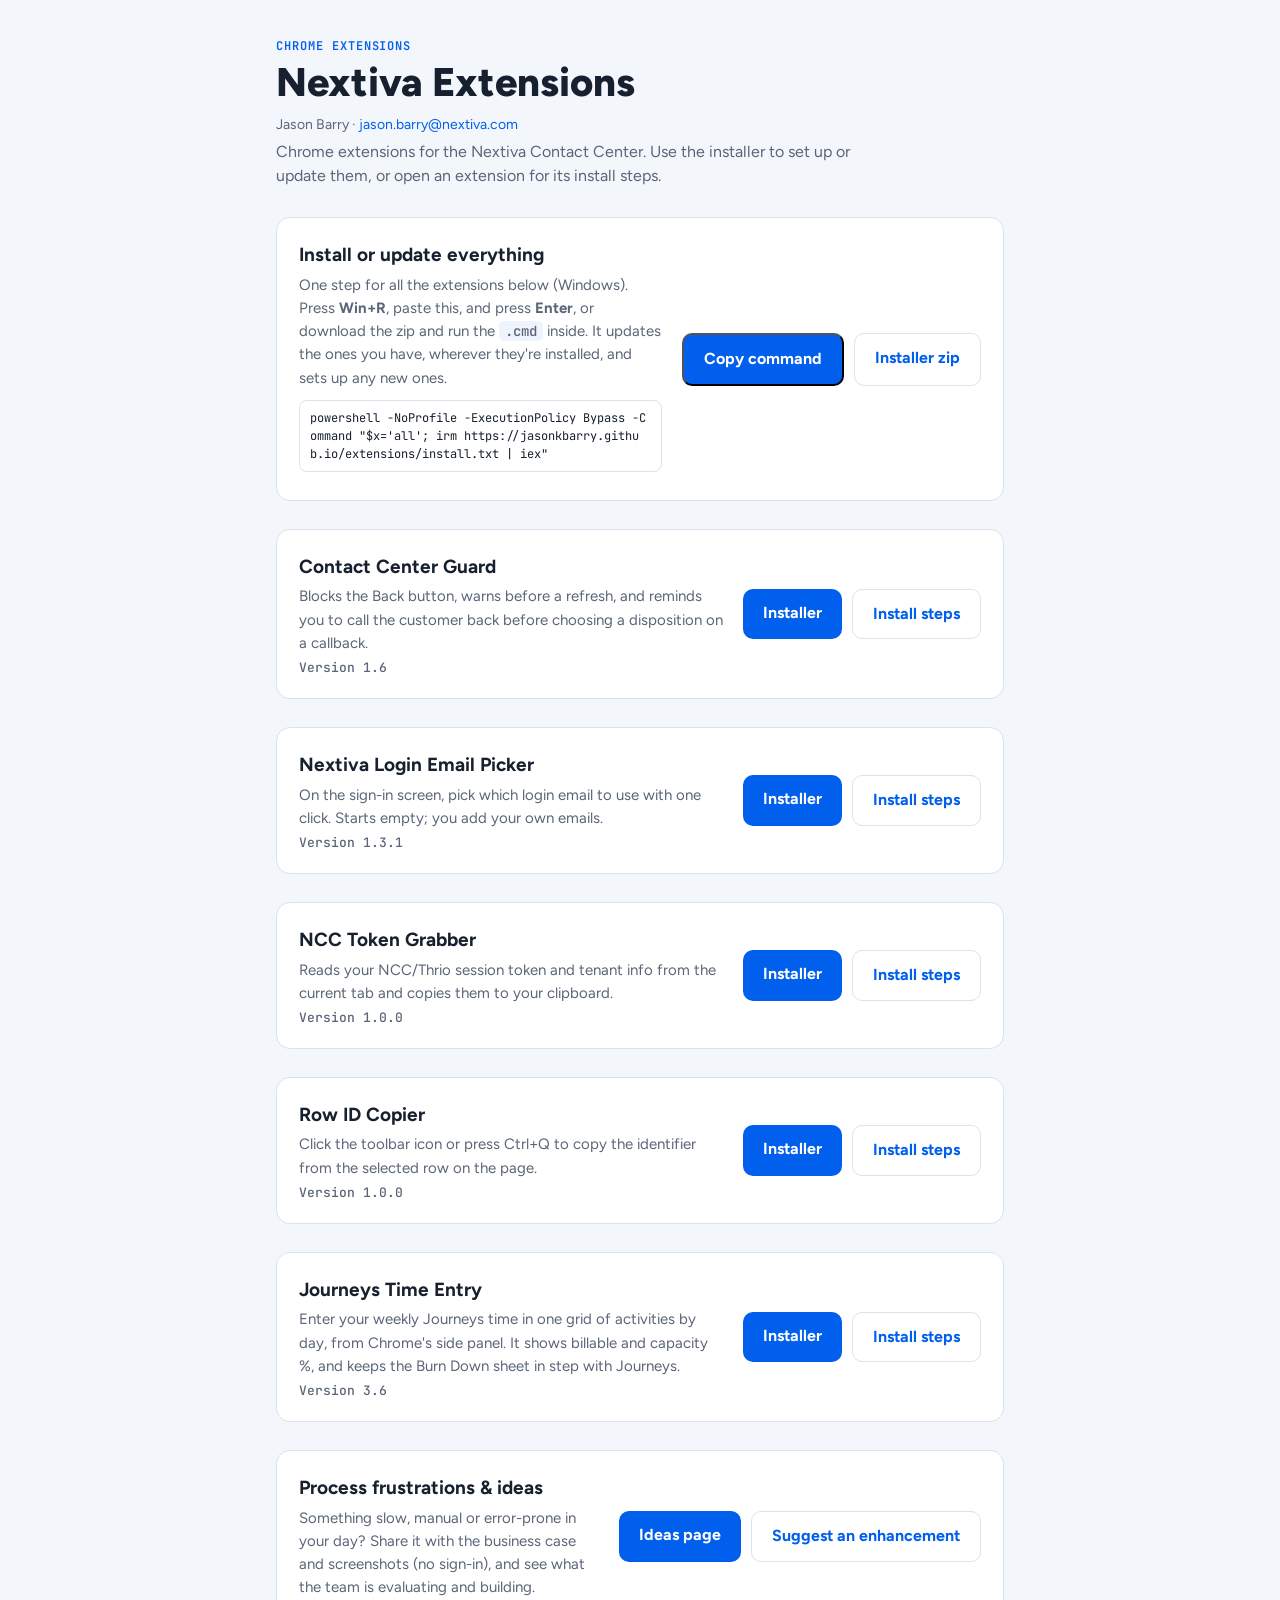
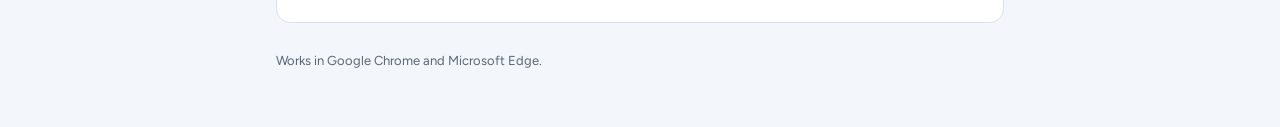
<file: index.html>
<!doctype html>
<html lang="en">
<head>
<meta charset="utf-8">
<meta name="viewport" content="width=device-width, initial-scale=1">
<title>Nextiva Extensions</title>
<link rel="preconnect" href="https://fonts.googleapis.com">
<link rel="stylesheet" href="https://fonts.googleapis.com/css2?family=Figtree:wght@400;600;700;800&family=JetBrains+Mono:wght@500&display=swap">
<link rel="stylesheet" href="style.css">
</head>
<body>
<div class="wrap">
  <header>
    <div class="eyebrow">Chrome extensions</div>
    <h1>Nextiva Extensions</h1>
    <p class="byline">Jason Barry · <a href="mailto:jason.barry@nextiva.com">jason.barry@nextiva.com</a></p>
    <p class="lede">Chrome extensions for the Nextiva Contact Center. Use the installer to set up or update them, or open an extension for its install steps.</p>
  </header>
  <div class="card allcard">
    <div class="meta">
      <h3>Install or update everything</h3>
      <p>One step for all the extensions below (Windows). Press <strong>Win+R</strong>, paste this, and press <strong>Enter</strong>, or download the zip and run the <code>.cmd</code> inside. It updates the ones you have, wherever they're installed, and sets up any new ones.</p>
      <pre class="cmdline" id="cmd-all">powershell -NoProfile -ExecutionPolicy Bypass -Command &quot;$x=&#x27;all&#x27;; irm https://jasonkbarry.github.io/extensions/install.txt | iex&quot;</pre>
    </div>
    <div class="btns">
      <button class="btn" onclick="navigator.clipboard.writeText(document.getElementById('cmd-all').textContent);this.textContent='Copied';">Copy command</button>
      <a class="btn ghost" href="Install-AllNextivaExtensions.zip" download>Installer zip</a>
    </div>
  </div>
  <div class="card">
    <div class="meta">
      <h3>Contact Center Guard</h3>
      <p>Blocks the Back button, warns before a refresh, and reminds you to call the customer back before choosing a disposition on a callback.</p>
      <span class="file">Version 1.6</span>
    </div>
    <div class="btns">
      <a class="btn" href="Install-ContactCenterGuard.zip" download>Installer</a>
      <a class="btn ghost" href="contact-center-guard.html">Install steps</a>
    </div>
  </div>
  <div class="card">
    <div class="meta">
      <h3>Nextiva Login Email Picker</h3>
      <p>On the sign-in screen, pick which login email to use with one click. Starts empty; you add your own emails.</p>
      <span class="file">Version 1.3.1</span>
    </div>
    <div class="btns">
      <a class="btn" href="Install-EmailPicker.zip" download>Installer</a>
      <a class="btn ghost" href="email-picker.html">Install steps</a>
    </div>
  </div>
  <div class="card">
    <div class="meta">
      <h3>NCC Token Grabber</h3>
      <p>Reads your NCC/Thrio session token and tenant info from the current tab and copies them to your clipboard.</p>
      <span class="file">Version 1.0.0</span>
    </div>
    <div class="btns">
      <a class="btn" href="Install-NCCTokenGrabber.zip" download>Installer</a>
      <a class="btn ghost" href="ncc-token-grabber.html">Install steps</a>
    </div>
  </div>
  <div class="card">
    <div class="meta">
      <h3>Row ID Copier</h3>
      <p>Click the toolbar icon or press Ctrl+Q to copy the identifier from the selected row on the page.</p>
      <span class="file">Version 1.0.0</span>
    </div>
    <div class="btns">
      <a class="btn" href="Install-RowIDCopier.zip" download>Installer</a>
      <a class="btn ghost" href="row-id-copier.html">Install steps</a>
    </div>
  </div>
  <div class="card">
    <div class="meta">
      <h3>Journeys Time Entry</h3>
      <p>Enter your weekly Journeys time in one grid of activities by day, from Chrome's side panel. It shows billable and capacity %, and keeps the Burn Down sheet in step with Journeys.</p>
      <span class="file">Version 3.6</span>
    </div>
    <div class="btns">
      <a class="btn" href="Install-JourneysTimeEntry.zip" download>Installer</a>
      <a class="btn ghost" href="journeys-time-entry.html">Install steps</a>
    </div>
  </div>
  <div class="card">
    <div class="meta">
      <h3>Process frustrations &amp; ideas</h3>
      <p>Something slow, manual or error-prone in your day? Share it with the business case and screenshots (no sign-in), and see what the team is evaluating and building.</p>
    </div>
    <div class="btns">
      <a class="btn" href="ideas.html">Ideas page</a>
      <a class="btn ghost" href="https://github.com/jasonkbarry/extensions/issues/new?template=enhancement.yml" target="_blank">Suggest an enhancement</a>
    </div>
  </div>
  <footer>Works in Google Chrome and Microsoft Edge.</footer>
</div>
</body>
</html>
</file>
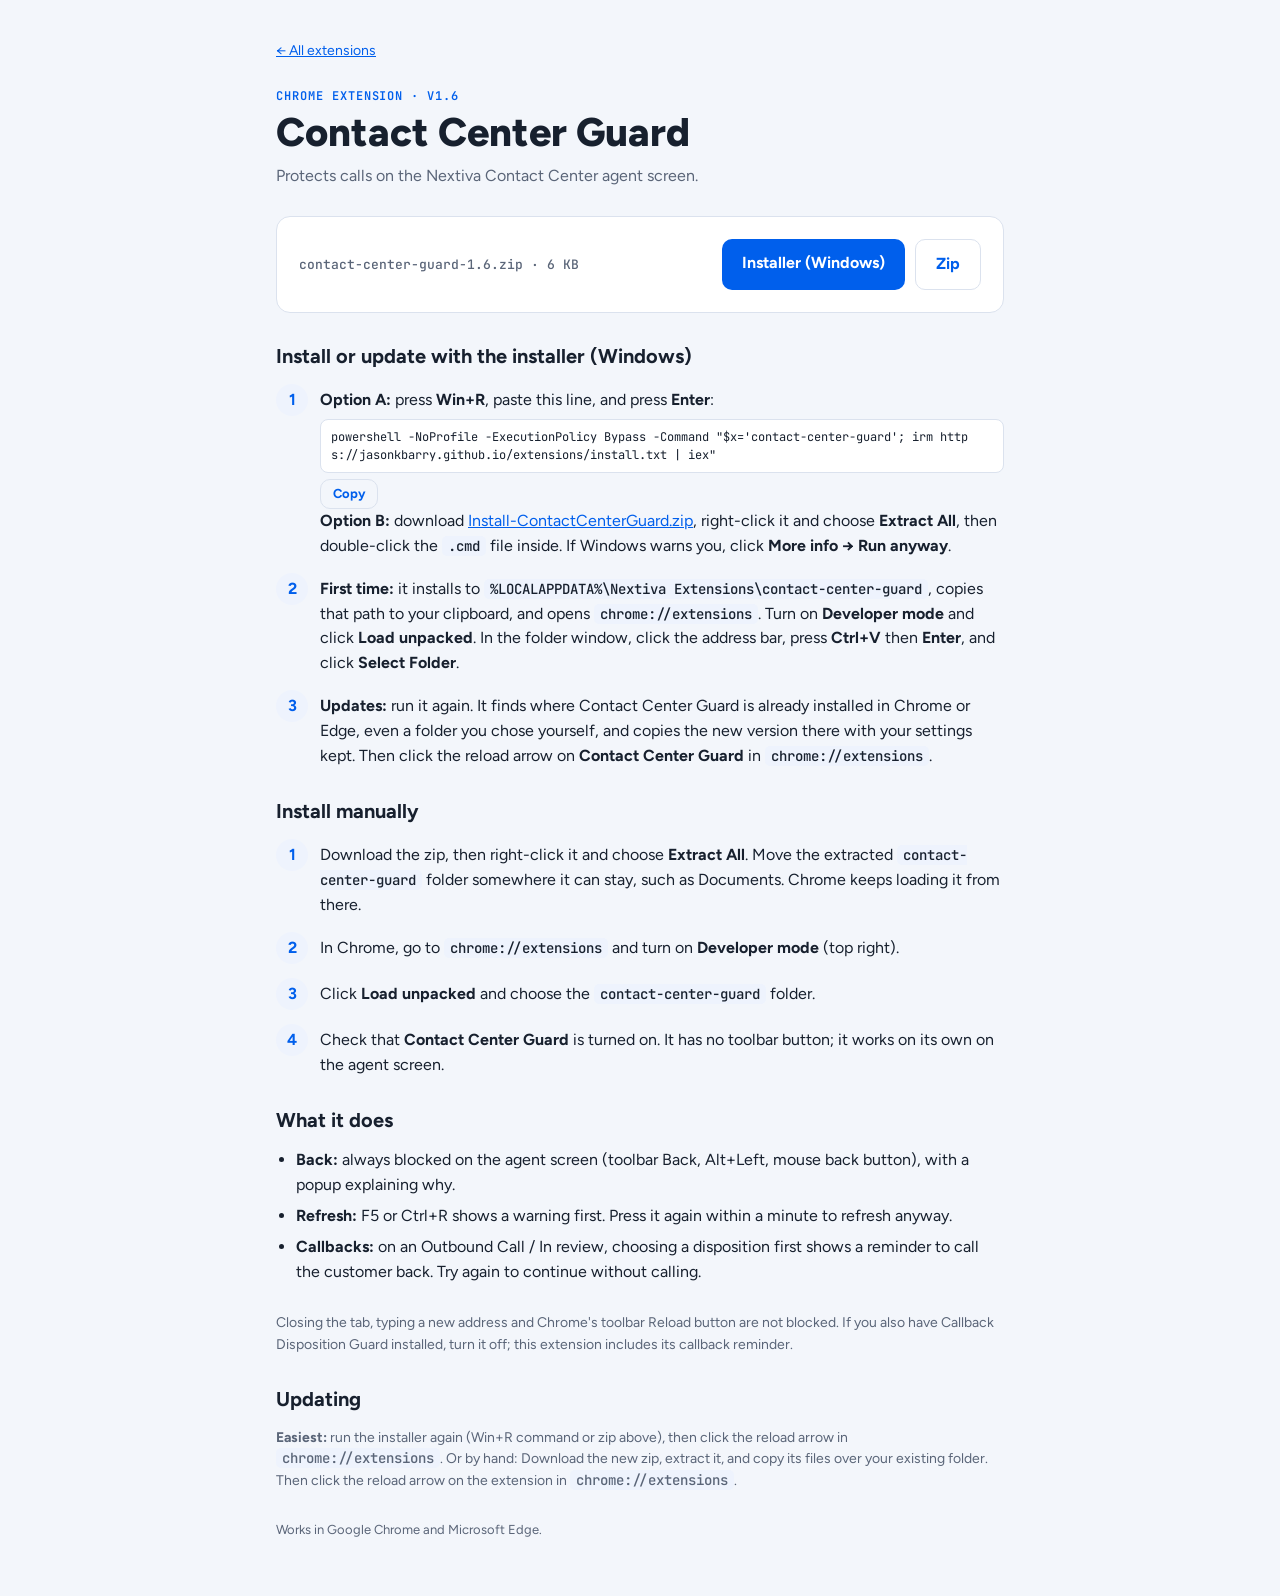
<file: contact-center-guard.html>
<!doctype html>
<html lang="en">
<head>
<meta charset="utf-8">
<meta name="viewport" content="width=device-width, initial-scale=1">
<title>Contact Center Guard</title>
<link rel="preconnect" href="https://fonts.googleapis.com">
<link rel="stylesheet" href="https://fonts.googleapis.com/css2?family=Figtree:wght@400;600;700;800&family=JetBrains+Mono:wght@500&display=swap">
<link rel="stylesheet" href="style.css">
</head>
<body>
<div class="wrap">
  <a class="crumb" href="./">← All extensions</a>
  <header>
    <div class="eyebrow">Chrome extension · v1.6</div>
    <h1>Contact Center Guard</h1>
    <p class="lede">Protects calls on the Nextiva Contact Center agent screen.</p>
  </header>
  <div class="card">
    <div class="meta"><span class="file">contact-center-guard-1.6.zip · 6 KB</span></div>
    <div class="btns"><a class="btn" href="Install-ContactCenterGuard.zip" download>Installer (Windows)</a> <a class="btn ghost" href="contact-center-guard-1.6.zip" download>Zip</a></div>
  </div>
  <section>
    <h2>Install or update with the installer (Windows)</h2>
    <ol class="steps">
      <li><div><strong>Option A:</strong> press <strong>Win+R</strong>, paste this line, and press <strong>Enter</strong>:
        <pre class="cmdline" id="cmd-contact-center-guard">powershell -NoProfile -ExecutionPolicy Bypass -Command &quot;$x=&#x27;contact-center-guard&#x27;; irm https://jasonkbarry.github.io/extensions/install.txt | iex&quot;</pre>
        <button class="btn ghost small" onclick="navigator.clipboard.writeText(document.getElementById('cmd-contact-center-guard').textContent);this.textContent='Copied';">Copy</button>
        <br><strong>Option B:</strong> download <a href="Install-ContactCenterGuard.zip" download>Install-ContactCenterGuard.zip</a>, right-click it and choose <strong>Extract All</strong>, then double-click the <code>.cmd</code> file inside. If Windows warns you, click <strong>More info → Run anyway</strong>.</div></li>
      <li><div><strong>First time:</strong> it installs to <code>%LOCALAPPDATA%\Nextiva Extensions\contact-center-guard</code>, copies that path to your clipboard, and opens <code>chrome://extensions</code>. Turn on <strong>Developer mode</strong> and click <strong>Load unpacked</strong>. In the folder window, click the address bar, press <strong>Ctrl+V</strong> then <strong>Enter</strong>, and click <strong>Select Folder</strong>.</div></li>
      <li><div><strong>Updates:</strong> run it again. It finds where Contact Center Guard is already installed in Chrome or Edge, even a folder you chose yourself, and copies the new version there with your settings kept. Then click the reload arrow on <strong>Contact Center Guard</strong> in <code>chrome://extensions</code>.</div></li>
    </ol>
  </section>

  <section>
    <h2>Install manually</h2>
    <ol class="steps">
      <li><div>Download the zip, then right-click it and choose <strong>Extract All</strong>. Move the extracted <code>contact-center-guard</code> folder somewhere it can stay, such as Documents. Chrome keeps loading it from there.</div></li>
      <li><div>In Chrome, go to <code>chrome://extensions</code> and turn on <strong>Developer mode</strong> (top right).</div></li>
      <li><div>Click <strong>Load unpacked</strong> and choose the <code>contact-center-guard</code> folder.</div></li>
      <li><div>Check that <strong>Contact Center Guard</strong> is turned on. It has no toolbar button; it works on its own on the agent screen.</div></li>
    </ol>
  </section>
  <section>
    <h2>What it does</h2>
    <ul class="list">
      <li><strong>Back:</strong> always blocked on the agent screen (toolbar Back, Alt+Left, mouse back button), with a popup explaining why.</li>
      <li><strong>Refresh:</strong> F5 or Ctrl+R shows a warning first. Press it again within a minute to refresh anyway.</li>
      <li><strong>Callbacks:</strong> on an Outbound Call / In review, choosing a disposition first shows a reminder to call the customer back. Try again to continue without calling.</li>
    </ul>
  </section>
  <p class="note">Closing the tab, typing a new address and Chrome's toolbar Reload button are not blocked. If you also have Callback Disposition Guard installed, turn it off; this extension includes its callback reminder.</p>
  <section>
    <h2>Updating</h2>
    <p class="note"><strong>Easiest:</strong> run the installer again (Win+R command or zip above), then click the reload arrow in <code>chrome://extensions</code>. Or by hand: Download the new zip, extract it, and copy its files over your existing folder. Then click the reload arrow on the extension in <code>chrome://extensions</code>.</p>
  </section>
  <footer>Works in Google Chrome and Microsoft Edge.</footer>
</div>
</body>
</html>
</file>
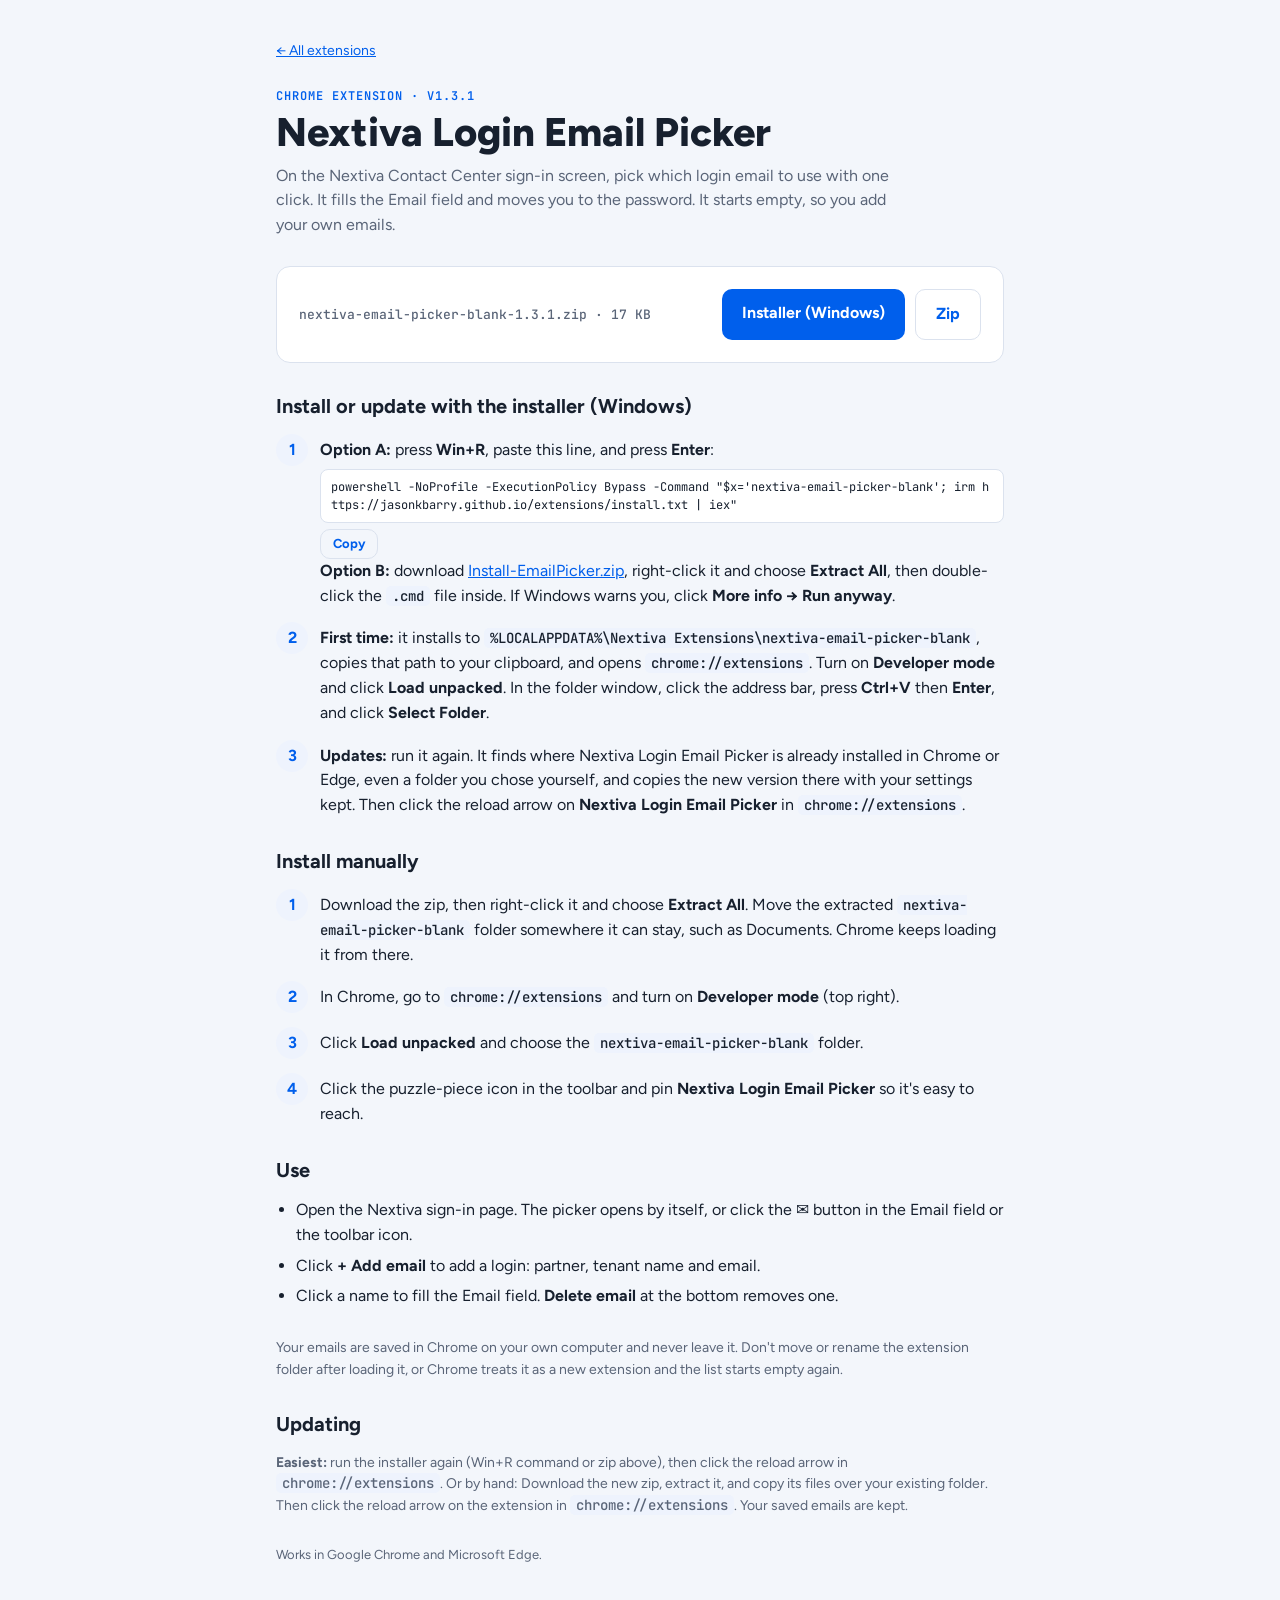
<file: email-picker.html>
<!doctype html>
<html lang="en">
<head>
<meta charset="utf-8">
<meta name="viewport" content="width=device-width, initial-scale=1">
<title>Nextiva Login Email Picker</title>
<link rel="preconnect" href="https://fonts.googleapis.com">
<link rel="stylesheet" href="https://fonts.googleapis.com/css2?family=Figtree:wght@400;600;700;800&family=JetBrains+Mono:wght@500&display=swap">
<link rel="stylesheet" href="style.css">
</head>
<body>
<div class="wrap">
  <a class="crumb" href="./">← All extensions</a>
  <header>
    <div class="eyebrow">Chrome extension · v1.3.1</div>
    <h1>Nextiva Login Email Picker</h1>
    <p class="lede">On the Nextiva Contact Center sign-in screen, pick which login email to use with one click. It fills the Email field and moves you to the password. It starts empty, so you add your own emails.</p>
  </header>
  <div class="card">
    <div class="meta"><span class="file">nextiva-email-picker-blank-1.3.1.zip · 17 KB</span></div>
    <div class="btns"><a class="btn" href="Install-EmailPicker.zip" download>Installer (Windows)</a> <a class="btn ghost" href="nextiva-email-picker-blank-1.3.1.zip" download>Zip</a></div>
  </div>
  <section>
    <h2>Install or update with the installer (Windows)</h2>
    <ol class="steps">
      <li><div><strong>Option A:</strong> press <strong>Win+R</strong>, paste this line, and press <strong>Enter</strong>:
        <pre class="cmdline" id="cmd-nextiva-email-picker-blank">powershell -NoProfile -ExecutionPolicy Bypass -Command &quot;$x=&#x27;nextiva-email-picker-blank&#x27;; irm https://jasonkbarry.github.io/extensions/install.txt | iex&quot;</pre>
        <button class="btn ghost small" onclick="navigator.clipboard.writeText(document.getElementById('cmd-nextiva-email-picker-blank').textContent);this.textContent='Copied';">Copy</button>
        <br><strong>Option B:</strong> download <a href="Install-EmailPicker.zip" download>Install-EmailPicker.zip</a>, right-click it and choose <strong>Extract All</strong>, then double-click the <code>.cmd</code> file inside. If Windows warns you, click <strong>More info → Run anyway</strong>.</div></li>
      <li><div><strong>First time:</strong> it installs to <code>%LOCALAPPDATA%\Nextiva Extensions\nextiva-email-picker-blank</code>, copies that path to your clipboard, and opens <code>chrome://extensions</code>. Turn on <strong>Developer mode</strong> and click <strong>Load unpacked</strong>. In the folder window, click the address bar, press <strong>Ctrl+V</strong> then <strong>Enter</strong>, and click <strong>Select Folder</strong>.</div></li>
      <li><div><strong>Updates:</strong> run it again. It finds where Nextiva Login Email Picker is already installed in Chrome or Edge, even a folder you chose yourself, and copies the new version there with your settings kept. Then click the reload arrow on <strong>Nextiva Login Email Picker</strong> in <code>chrome://extensions</code>.</div></li>
    </ol>
  </section>

  <section>
    <h2>Install manually</h2>
    <ol class="steps">
      <li><div>Download the zip, then right-click it and choose <strong>Extract All</strong>. Move the extracted <code>nextiva-email-picker-blank</code> folder somewhere it can stay, such as Documents. Chrome keeps loading it from there.</div></li>
      <li><div>In Chrome, go to <code>chrome://extensions</code> and turn on <strong>Developer mode</strong> (top right).</div></li>
      <li><div>Click <strong>Load unpacked</strong> and choose the <code>nextiva-email-picker-blank</code> folder.</div></li>
      <li><div>Click the puzzle-piece icon in the toolbar and pin <strong>Nextiva Login Email Picker</strong> so it's easy to reach.</div></li>
    </ol>
  </section>
  <section>
    <h2>Use</h2>
    <ul class="list">
      <li>Open the Nextiva sign-in page. The picker opens by itself, or click the ✉ button in the Email field or the toolbar icon.</li>
      <li>Click <strong>+ Add email</strong> to add a login: partner, tenant name and email.</li>
      <li>Click a name to fill the Email field. <strong>Delete email</strong> at the bottom removes one.</li>
    </ul>
  </section>
  <p class="note">Your emails are saved in Chrome on your own computer and never leave it. Don't move or rename the extension folder after loading it, or Chrome treats it as a new extension and the list starts empty again.</p>
  <section>
    <h2>Updating</h2>
    <p class="note"><strong>Easiest:</strong> run the installer again (Win+R command or zip above), then click the reload arrow in <code>chrome://extensions</code>. Or by hand: Download the new zip, extract it, and copy its files over your existing folder. Then click the reload arrow on the extension in <code>chrome://extensions</code>. Your saved emails are kept.</p>
  </section>
  <footer>Works in Google Chrome and Microsoft Edge.</footer>
</div>
</body>
</html>
</file>
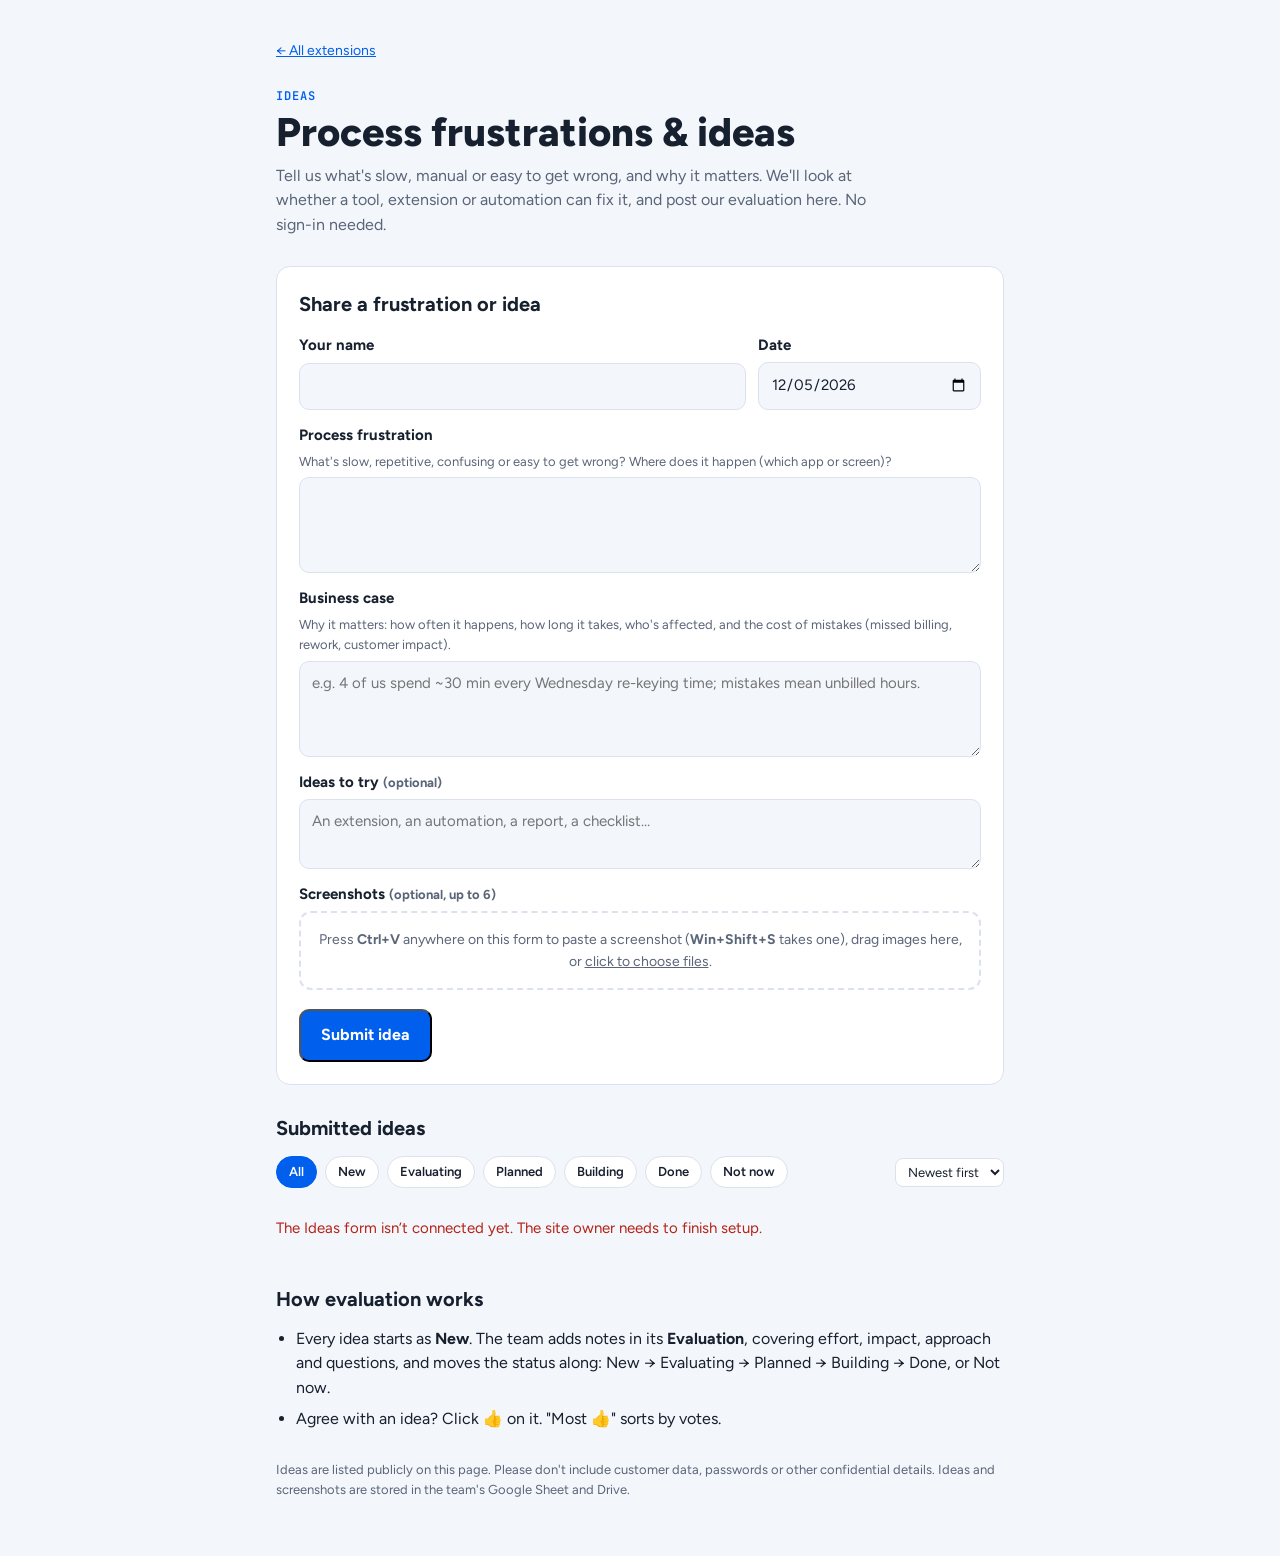
<file: ideas.html>
<!doctype html>
<html lang="en">
<head>
<meta charset="utf-8">
<meta name="viewport" content="width=device-width, initial-scale=1">
<title>Process Ideas</title>
<meta name="description" content="Share process frustrations and ideas for tools that could fix them.">
<link rel="preconnect" href="https://fonts.googleapis.com">
<link rel="stylesheet" href="https://fonts.googleapis.com/css2?family=Figtree:wght@400;600;700;800&family=JetBrains+Mono:wght@500&display=swap">
<link rel="stylesheet" href="style.css">
<style>
  form.card { display: grid; gap: 14px; align-items: stretch; }
  .f { display: grid; gap: 5px; }
  .f label { font-weight: 700; font-size: 15px; }
  .f .hint { font-size: 13px; color: var(--muted); }
  .f input, .f textarea { font: inherit; font-size: 15px; color: var(--ink); background: var(--bg); border: 1px solid var(--line); border-radius: 10px; padding: 10px 12px; width: 100%; }
  .f textarea { min-height: 96px; resize: vertical; }
  .f input:focus, .f textarea:focus { outline: 3px solid color-mix(in srgb, var(--accent) 35%, transparent); border-color: var(--accent); }
  .row2 { display: grid; grid-template-columns: 2fr 1fr; gap: 12px; }
  @media (max-width: 560px) { .row2 { grid-template-columns: 1fr; } }
  .drop { border: 2px dashed var(--line); border-radius: 12px; padding: 16px; text-align: center; color: var(--muted); font-size: 14px; cursor: pointer; }
  .drop.over { border-color: var(--accent); background: var(--chip); }
  .thumbs { display: flex; flex-wrap: wrap; gap: 8px; }
  .thumb { position: relative; border: 1px solid var(--line); border-radius: 8px; overflow: hidden; }
  .thumb img { display: block; height: 90px; max-width: 160px; object-fit: cover; }
  .thumb button { position: absolute; top: 3px; right: 3px; width: 22px; height: 22px; border-radius: 50%; border: 0; background: rgba(0,0,0,.65); color: #fff; cursor: pointer; font-size: 13px; line-height: 22px; padding: 0; }
  .hp { position: absolute; left: -9999px; width: 1px; height: 1px; overflow: hidden; }
  .formfoot { display: flex; gap: 12px; align-items: center; flex-wrap: wrap; }
  .msg { font-size: 14px; } .msg.ok { color: #15803d; } .msg.err { color: #b42318; }
  @media (prefers-color-scheme: dark) { .msg.ok { color: #6ee7a0; } .msg.err { color: #ff8a80; } }
  .toolbar { display: flex; flex-wrap: wrap; gap: 8px; align-items: center; }
  .chip { font: inherit; font-size: 13px; font-weight: 600; border: 1px solid var(--line); background: var(--panel); color: var(--ink); border-radius: 999px; padding: 5px 12px; cursor: pointer; }
  .chip[aria-pressed="true"] { background: var(--accent); color: var(--accent-ink); border-color: var(--accent); }
  .toolbar select { margin-left: auto; font: inherit; font-size: 13px; padding: 5px 8px; border-radius: 8px; border: 1px solid var(--line); background: var(--panel); color: var(--ink); }
  #ideas { display: grid; gap: 14px; margin-top: 14px; }
  .idea { background: var(--panel); border: 1px solid var(--line); border-radius: 14px; padding: 18px 20px; display: grid; gap: 10px; }
  .idea-h { display: flex; gap: 10px; align-items: flex-start; }
  .idea-h .by { flex: 1; font-size: 14px; color: var(--muted); }
  .idea-h .by b { color: var(--ink); font-size: 16px; }
  .status { font: 600 11px/1 var(--mono); text-transform: uppercase; letter-spacing: .05em; padding: 5px 8px; border-radius: 6px; white-space: nowrap; }
  .s-new { background: #e6f4f7; color: #12606f; } .s-evaluating { background: #fff4d6; color: #7a5600; }
  .s-planned { background: #e3f6e8; color: #116329; } .s-building { background: #eee6fb; color: #4b2a8a; }
  .s-done { background: #dff2f2; color: #0a5c5c; } .s-not-now { background: #eceef1; color: #4b5563; }
  @media (prefers-color-scheme: dark) {
    .s-new { background: #123842; color: #8fd9e8; } .s-evaluating { background: #3a2f0c; color: #f3cf6a; }
    .s-planned { background: #12351d; color: #7fdc9a; } .s-building { background: #2b1f4a; color: #c3a9f5; }
    .s-done { background: #0f3434; color: #7fd6d6; } .s-not-now { background: #262b33; color: #aab2bf; }
  }
  .field h4 { margin: 0 0 3px; font-size: 12px; text-transform: uppercase; letter-spacing: .05em; color: var(--muted); }
  .field .txt { white-space: pre-wrap; overflow-wrap: anywhere; font-size: 15px; }
  .shots { display: flex; flex-wrap: wrap; gap: 8px; }
  .shot { width: 200px; height: 130px; border: 1px solid var(--line); border-radius: 8px; overflow: hidden; background: var(--chip); display: grid; place-items: center; font-size: 12px; color: var(--muted); cursor: zoom-in; }
  .shot img { width: 100%; height: 100%; object-fit: cover; display: block; }
  .eval { background: var(--chip); border-radius: 10px; padding: 10px 12px; }
  .foot { display: flex; gap: 14px; align-items: center; font-size: 13px; color: var(--muted); }
  .vote { font: inherit; font-size: 13px; font-weight: 600; border: 1px solid var(--line); background: var(--panel); color: var(--ink); border-radius: 999px; padding: 4px 12px; cursor: pointer; }
  .vote[disabled] { opacity: .6; cursor: default; }
  .empty, .err { color: var(--muted); font-size: 15px; } .err { color: #b42318; }
  dialog { border: 0; padding: 0; background: transparent; max-width: 95vw; max-height: 95vh; }
  dialog img { max-width: 95vw; max-height: 90vh; border-radius: 10px; display: block; }
  dialog::backdrop { background: rgba(0,0,0,.75); }
</style>
</head>
<body>
<div class="wrap">
  <a class="crumb" href="./">← All extensions</a>
  <header>
    <div class="eyebrow">Ideas</div>
    <h1>Process frustrations &amp; ideas</h1>
    <p class="lede">Tell us what's slow, manual or easy to get wrong, and why it matters. We'll look at whether a tool, extension or automation can fix it, and post our evaluation here. No sign-in needed.</p>
  </header>

  <form class="card" id="ideaForm" autocomplete="on" novalidate>
    <h2 style="margin:0">Share a frustration or idea</h2>
    <div class="row2">
      <div class="f"><label for="name">Your name</label><input id="name" name="name" required maxlength="100" autocomplete="name"></div>
      <div class="f"><label for="date">Date</label><input id="date" name="date" type="date" required></div>
    </div>
    <div class="f">
      <label for="frustration">Process frustration</label>
      <span class="hint">What's slow, repetitive, confusing or easy to get wrong? Where does it happen (which app or screen)?</span>
      <textarea id="frustration" required maxlength="5000"></textarea>
    </div>
    <div class="f">
      <label for="business">Business case</label>
      <span class="hint">Why it matters: how often it happens, how long it takes, who's affected, and the cost of mistakes (missed billing, rework, customer impact).</span>
      <textarea id="business" required maxlength="5000" placeholder="e.g. 4 of us spend ~30 min every Wednesday re-keying time; mistakes mean unbilled hours."></textarea>
    </div>
    <div class="f">
      <label for="ideasTxt">Ideas to try <span class="hint">(optional)</span></label>
      <textarea id="ideasTxt" maxlength="5000" style="min-height:70px" placeholder="An extension, an automation, a report, a checklist…"></textarea>
    </div>
    <div class="f">
      <label>Screenshots <span class="hint">(optional, up to 6)</span></label>
      <div class="drop" id="drop" tabindex="0">Press <b>Ctrl+V</b> anywhere on this form to paste a screenshot (<b>Win+Shift+S</b> takes one), drag images here, or <u>click to choose files</u>.</div>
      <input type="file" id="file" accept="image/*" multiple hidden>
      <div class="thumbs" id="thumbs"></div>
    </div>
    <div class="hp" aria-hidden="true"><label>Website <input id="website" tabindex="-1" autocomplete="off"></label></div>
    <div class="formfoot">
      <button class="btn" type="submit" id="submitBtn">Submit idea</button>
      <span class="msg" id="formMsg"></span>
    </div>
  </form>

  <section>
    <h2>Submitted ideas</h2>
    <div class="toolbar" id="filters" role="group" aria-label="Filter by status">
      <button class="chip" data-s="" aria-pressed="true">All</button>
      <button class="chip" data-s="new" aria-pressed="false">New</button>
      <button class="chip" data-s="evaluating" aria-pressed="false">Evaluating</button>
      <button class="chip" data-s="planned" aria-pressed="false">Planned</button>
      <button class="chip" data-s="building" aria-pressed="false">Building</button>
      <button class="chip" data-s="done" aria-pressed="false">Done</button>
      <button class="chip" data-s="not now" aria-pressed="false">Not now</button>
      <select id="sort" aria-label="Sort"><option value="new">Newest first</option><option value="votes">Most 👍</option></select>
    </div>
    <div id="ideas"><p class="empty">Loading ideas…</p></div>
  </section>

  <section>
    <h2>How evaluation works</h2>
    <ul class="list">
      <li>Every idea starts as <strong>New</strong>. The team adds notes in its <strong>Evaluation</strong>, covering effort, impact, approach and questions, and moves the status along: New → Evaluating → Planned → Building → Done, or Not now.</li>
      <li>Agree with an idea? Click 👍 on it. "Most 👍" sorts by votes.</li>
    </ul>
  </section>
  <footer>Ideas are listed publicly on this page. Please don't include customer data, passwords or other confidential details. Ideas and screenshots are stored in the team's Google Sheet and Drive.</footer>
</div>
<dialog id="zoom"><img alt="Screenshot"></dialog>

<script>
// Web app URL of ideas-backend.gs (Deploy ▸ Web app ▸ /exec)
const IDEAS_API = '';

const $ = s => document.querySelector(s);
const esc = s => String(s ?? '').replace(/[&<>"']/g, c => ({ '&': '&amp;', '<': '&lt;', '>': '&gt;', '"': '&quot;', "'": '&#39;' }[c]));
const linkify = t => esc(t).replace(/(https?:\/\/[^\s<]+)/g, '<a href="$1" target="_blank" rel="noopener">$1</a>');
const store = { get(k) { try { return localStorage.getItem(k); } catch (e) { return null; } }, set(k, v) { try { localStorage.setItem(k, v); } catch (e) {} } };
let ideas = [], filter = '', sort = 'new', images = [];

async function api(method, body, query) {
  if (!IDEAS_API) throw new Error('The Ideas form isn’t connected yet. The site owner needs to finish setup.');
  const url = IDEAS_API + (query ? '?' + query : '');
  const r = await fetch(url, method === 'POST'
    ? { method: 'POST', headers: { 'Content-Type': 'text/plain;charset=utf-8' }, body: JSON.stringify(body) }
    : { method: 'GET' });
  const data = await r.json().catch(() => null);
  if (!data) throw new Error('Could not reach the ideas service (HTTP ' + r.status + ').');
  if (!data.ok) throw new Error(data.error || 'Something went wrong.');
  return data;
}

// ---------- form ----------
const today = () => { const d = new Date(); return `${d.getFullYear()}-${String(d.getMonth() + 1).padStart(2, '0')}-${String(d.getDate()).padStart(2, '0')}`; };
$('#date').value = today();
$('#name').value = store.get('ideasName') || '';

function shrink(file) {   // resize big screenshots so uploads stay small
  return new Promise((resolve, reject) => {
    const img = new Image();
    img.onload = () => {
      const max = 1800, scale = Math.min(1, max / Math.max(img.width, img.height));
      const c = document.createElement('canvas');
      c.width = Math.round(img.width * scale); c.height = Math.round(img.height * scale);
      c.getContext('2d').drawImage(img, 0, 0, c.width, c.height);
      const type = file.type === 'image/png' && c.width * c.height < 1200000 ? 'image/png' : 'image/jpeg';
      const url = c.toDataURL(type, 0.85);
      URL.revokeObjectURL(img.src);
      resolve({ type, data: url.split(',')[1], preview: url });
    };
    img.onerror = () => reject(new Error('That file isn’t an image.'));
    img.src = URL.createObjectURL(file);
  });
}
async function addFiles(files) {
  for (const f of files) {
    if (!f.type.startsWith('image/')) continue;
    if (images.length >= 6) { formMsg('Up to 6 screenshots.', 'err'); break; }
    try { images.push(await shrink(f)); } catch (e) { formMsg(e.message, 'err'); }
  }
  renderThumbs();
}
function renderThumbs() {
  $('#thumbs').innerHTML = images.map((im, i) => `<div class="thumb"><img src="${im.preview}" alt="Screenshot ${i + 1}"><button type="button" data-rm="${i}" aria-label="Remove">✕</button></div>`).join('');
}
function formMsg(t, k) { const m = $('#formMsg'); m.textContent = t || ''; m.className = 'msg' + (k ? ' ' + k : ''); }

$('#ideaForm').addEventListener('paste', e => {
  const files = [...(e.clipboardData && e.clipboardData.items || [])].filter(i => i.type.startsWith('image/')).map(i => i.getAsFile()).filter(Boolean);
  if (files.length) { e.preventDefault(); addFiles(files); }
});
const drop = $('#drop');
drop.addEventListener('click', () => $('#file').click());
drop.addEventListener('keydown', e => { if (e.key === 'Enter' || e.key === ' ') { e.preventDefault(); $('#file').click(); } });
$('#file').addEventListener('change', e => { addFiles([...e.target.files]); e.target.value = ''; });
['dragenter', 'dragover'].forEach(t => drop.addEventListener(t, e => { e.preventDefault(); drop.classList.add('over'); }));
['dragleave', 'drop'].forEach(t => drop.addEventListener(t, e => { e.preventDefault(); drop.classList.remove('over'); }));
drop.addEventListener('drop', e => addFiles([...e.dataTransfer.files]));
$('#thumbs').addEventListener('click', e => { const i = e.target.dataset.rm; if (i !== undefined) { images.splice(Number(i), 1); renderThumbs(); } });

$('#ideaForm').addEventListener('submit', async e => {
  e.preventDefault();
  const name = $('#name').value.trim(), frustration = $('#frustration').value.trim(), business = $('#business').value.trim();
  if (!name || !frustration || !business) return formMsg('Please fill in your name, the process frustration and the business case.', 'err');
  const btn = $('#submitBtn'); btn.disabled = true; formMsg('Sending…');
  try {
    const d = $('#date').value;
    const dateTxt = d ? new Date(d + 'T12:00:00').toLocaleDateString('en-US') : '';
    const r = await api('POST', { name, date: dateTxt, frustration, business, ideas: $('#ideasTxt').value.trim(), website: $('#website').value,
      images: images.map(({ type, data }) => ({ type, data })) });
    store.set('ideasName', name);
    $('#frustration').value = ''; $('#business').value = ''; $('#ideasTxt').value = ''; images = []; renderThumbs();
    formMsg(`Thanks, ${name}! Your idea was added (${r.id}).`, 'ok');
    loadIdeas();
  } catch (err) { formMsg(err.message, 'err'); }
  btn.disabled = false;
});

// ---------- list ----------
const imgCache = {};
async function loadShot(el) {
  const id = el.dataset.img;
  try {
    if (!imgCache[id]) { const r = await api('GET', null, 'img=' + encodeURIComponent(id)); imgCache[id] = `data:${r.type};base64,${r.data}`; }
    el.innerHTML = `<img src="${imgCache[id]}" alt="Screenshot">`;
  } catch (e) { el.textContent = 'Image unavailable'; }
}
const shotObserver = 'IntersectionObserver' in window ? new IntersectionObserver(es => es.forEach(en => {
  if (en.isIntersecting) { shotObserver.unobserve(en.target); loadShot(en.target); }
}), { rootMargin: '200px' }) : null;

function render() {
  const box = $('#ideas');
  const list = ideas.filter(i => !filter || i.status.toLowerCase() === filter)
    .sort((a, b) => sort === 'votes' ? (b.votes - a.votes) || (b.t - a.t) : b.t - a.t);
  if (!list.length) { box.innerHTML = `<p class="empty">${ideas.length ? 'No ideas with this status yet.' : 'No ideas yet. Be the first to share one.'}</p>`; return; }
  const voted = (store.get('ideasVoted') || '').split(',');
  box.innerHTML = list.map(i => `
    <article class="idea">
      <div class="idea-h"><div class="by"><b>${esc(i.name)}</b> · ${esc(i.date)} · ${esc(i.id)}</div>
        <span class="status s-${esc(i.status.toLowerCase().replace(/\s+/g, '-'))}">${esc(i.status)}</span></div>
      <div class="field"><h4>Process frustration</h4><div class="txt">${linkify(i.frustration)}</div></div>
      <div class="field"><h4>Business case</h4><div class="txt">${linkify(i.business)}</div></div>
      ${i.ideas ? `<div class="field"><h4>Ideas to try</h4><div class="txt">${linkify(i.ideas)}</div></div>` : ''}
      ${i.screenshots.length ? `<div class="field"><h4>Screenshots</h4><div class="shots">${i.screenshots.map(s => `<div class="shot" data-img="${esc(s)}">Loading…</div>`).join('')}</div></div>` : ''}
      <div class="field"><h4>Evaluation</h4>${i.evaluation ? `<div class="eval txt">${linkify(i.evaluation)}</div>` : '<div class="txt" style="color:var(--muted)">Not evaluated yet.</div>'}</div>
      <div class="foot"><button class="vote" data-vote="${esc(i.id)}" ${voted.includes(i.id) ? 'disabled' : ''}>👍 ${i.votes}</button></div>
    </article>`).join('');
  box.querySelectorAll('.shot').forEach(el => shotObserver ? shotObserver.observe(el) : loadShot(el));
}

async function loadIdeas() {
  try {
    const r = await api('GET');
    ideas = r.ideas.map(i => ({ ...i, t: Date.parse(i.submitted) || 0 }));
    render();
  } catch (e) { $('#ideas').innerHTML = `<p class="err">${esc(e.message)}</p>`; }
}

$('#filters').addEventListener('click', e => {
  const b = e.target.closest('[data-s]'); if (!b) return;
  filter = b.dataset.s;
  document.querySelectorAll('#filters [data-s]').forEach(x => x.setAttribute('aria-pressed', String(x === b)));
  render();
});
$('#sort').addEventListener('change', e => { sort = e.target.value; render(); });
$('#ideas').addEventListener('click', async e => {
  const shot = e.target.closest('.shot img');
  if (shot) { const d = $('#zoom'); d.querySelector('img').src = shot.src; d.showModal(); return; }
  const v = e.target.closest('[data-vote]'); if (!v) return;
  v.disabled = true;
  try {
    const r = await api('POST', { action: 'vote', id: v.dataset.vote });
    v.textContent = '👍 ' + r.votes;
    const idea = ideas.find(x => x.id === v.dataset.vote); if (idea) idea.votes = r.votes;
    store.set('ideasVoted', ((store.get('ideasVoted') || '') + ',' + v.dataset.vote).replace(/^,/, ''));
  } catch (err) { v.disabled = false; v.title = err.message; v.textContent = "👍 (try again)"; }
});
$('#zoom').addEventListener('click', () => $('#zoom').close());
loadIdeas();
</script>
</body>
</html>
</file>
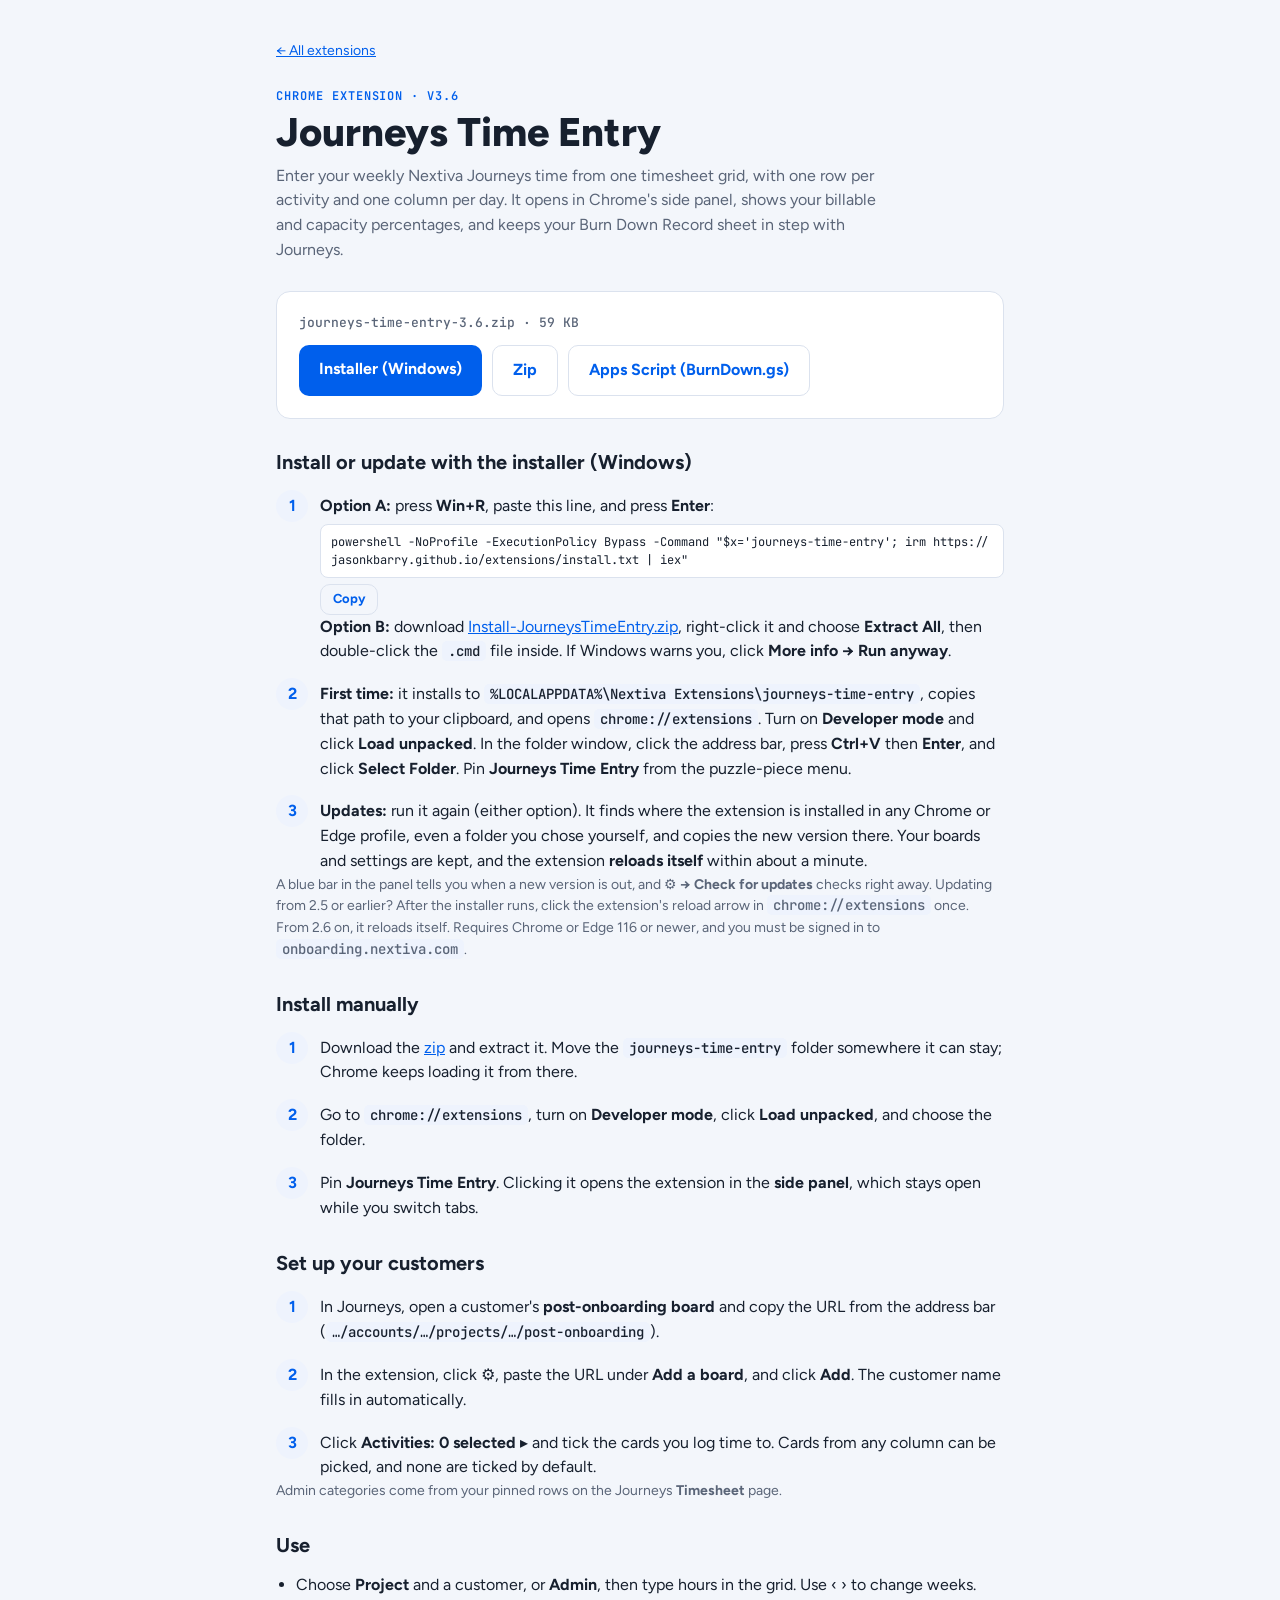
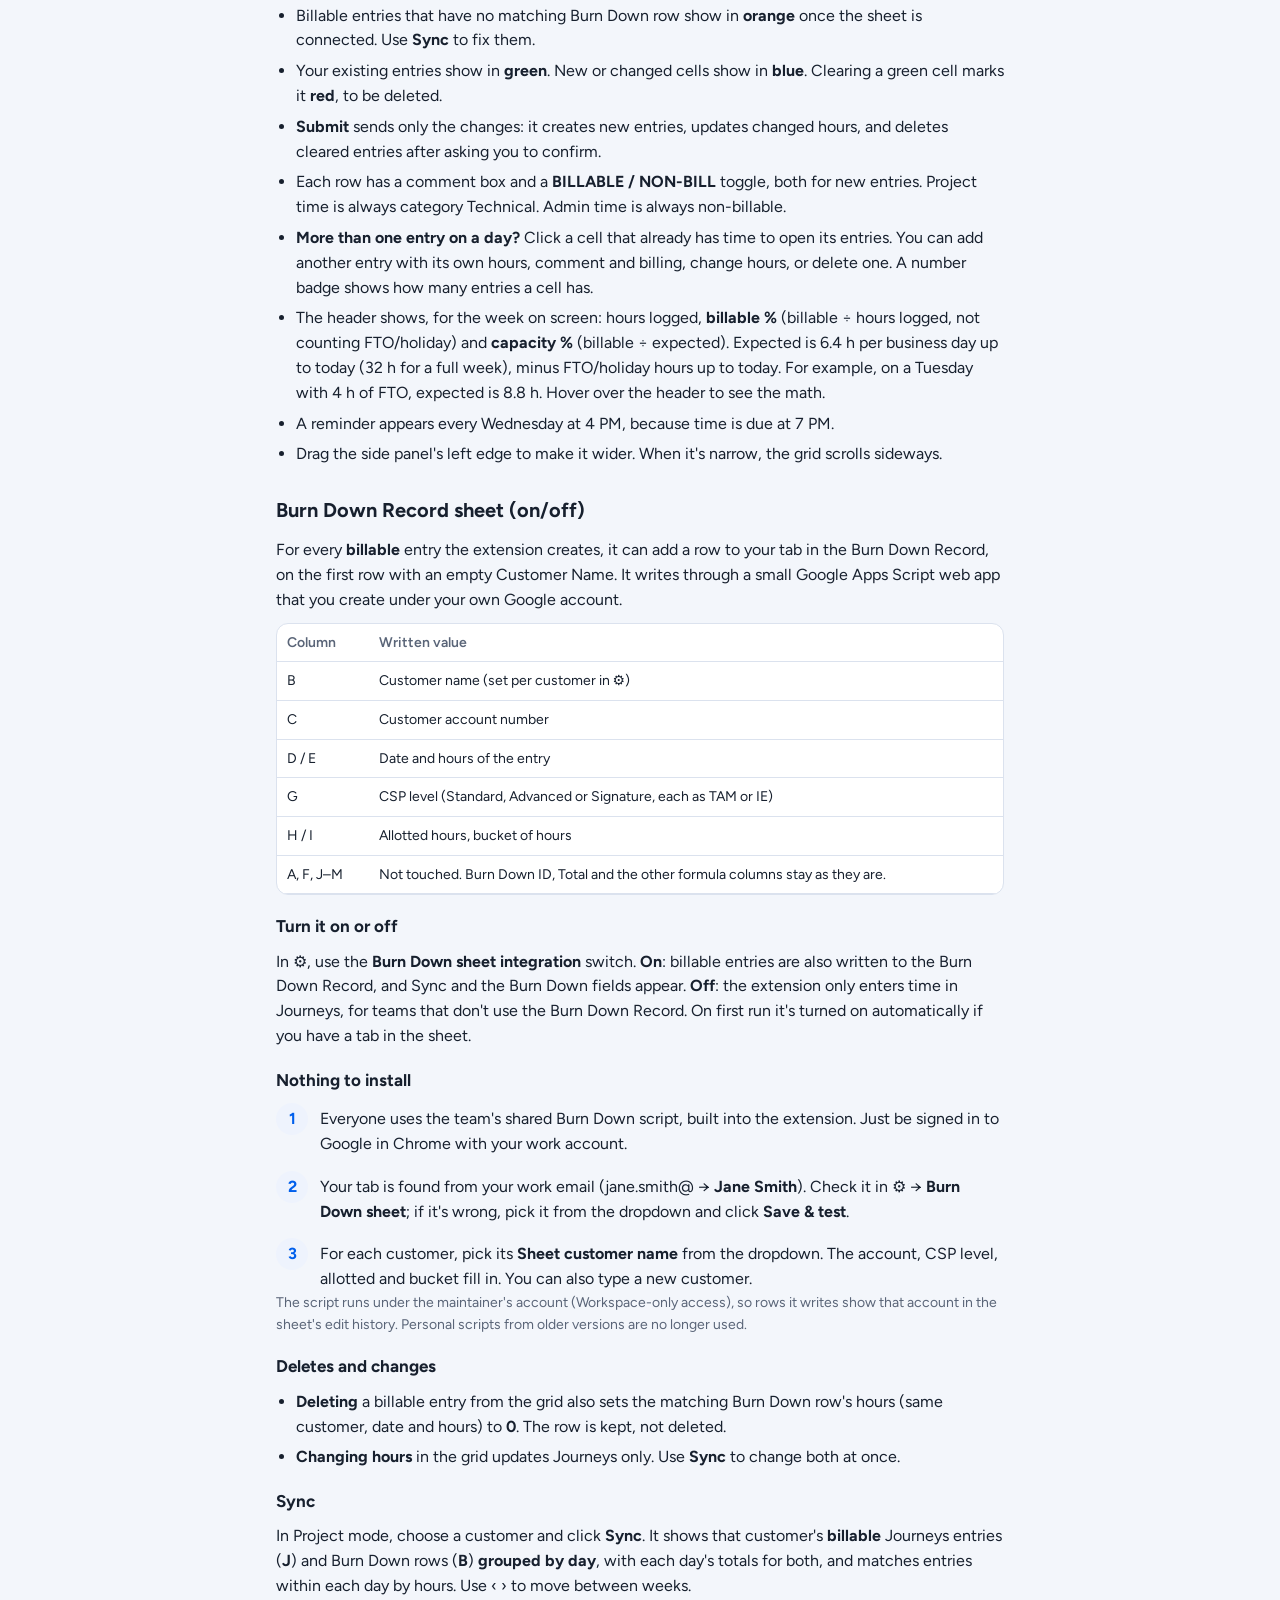
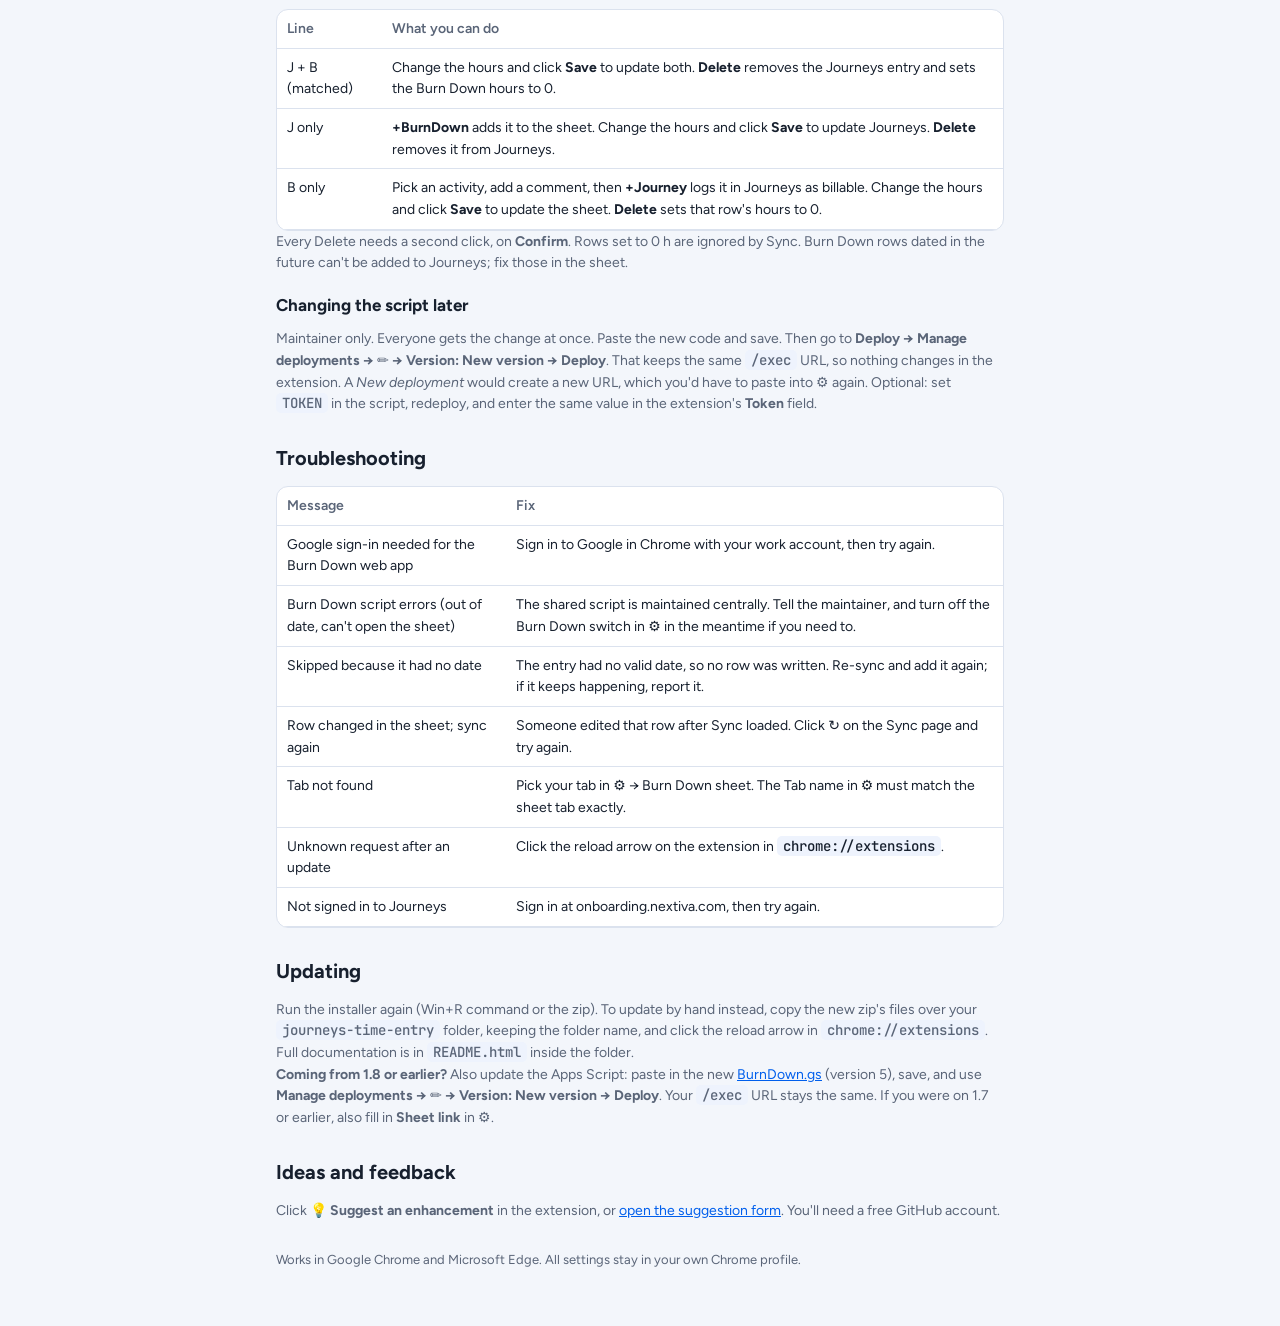
<file: journeys-time-entry.html>
<!doctype html>
<html lang="en">
<head>
<meta charset="utf-8">
<meta name="viewport" content="width=device-width, initial-scale=1">
<title>Journeys Time Entry</title>
<link rel="preconnect" href="https://fonts.googleapis.com">
<link rel="stylesheet" href="https://fonts.googleapis.com/css2?family=Figtree:wght@400;600;700;800&family=JetBrains+Mono:wght@500&display=swap">
<link rel="stylesheet" href="style.css">
<style>
  table { width: 100%; border-collapse: collapse; font-size: 14px; }
  th, td { text-align: left; padding: 8px 10px; border-bottom: 1px solid var(--line); vertical-align: top; }
  th { color: var(--muted); font-weight: 600; }
  .tablewrap { overflow-x: auto; background: var(--panel); border: 1px solid var(--line); border-radius: 12px; }
  h3 { font-size: 17px; margin: 18px 0 10px; }
  section p { margin: 0 0 10px; }
</style>
</head>
<body>
<div class="wrap">
  <a class="crumb" href="./">← All extensions</a>
  <header>
    <div class="eyebrow">Chrome extension · v3.6</div>
    <h1>Journeys Time Entry</h1>
    <p class="lede">Enter your weekly Nextiva Journeys time from one timesheet grid, with one row per activity and one column per day. It opens in Chrome's side panel, shows your billable and capacity percentages, and keeps your Burn Down Record sheet in step with Journeys.</p>
  </header>
  <div class="card">
    <div class="meta"><span class="file">journeys-time-entry-3.6.zip · 59 KB</span></div>
    <div class="btns">
      <a class="btn" href="Install-JourneysTimeEntry.zip" download>Installer (Windows)</a>
      <a class="btn ghost" href="journeys-time-entry-3.6.zip" download>Zip</a>
      <a class="btn ghost" href="journeys-time-entry-BurnDown.gs" download>Apps Script (BurnDown.gs)</a>
    </div>
  </div>

  <section>
    <h2>Install or update with the installer (Windows)</h2>
    <ol class="steps">
      <li><div><strong>Option A:</strong> press <strong>Win+R</strong>, paste this line, and press <strong>Enter</strong>:
        <pre class="cmdline" id="oneliner">powershell -NoProfile -ExecutionPolicy Bypass -Command &quot;$x=&#x27;journeys-time-entry&#x27;; irm https://jasonkbarry.github.io/extensions/install.txt | iex&quot;</pre>
        <button class="btn ghost small" onclick="navigator.clipboard.writeText(document.getElementById('oneliner').textContent);this.textContent='Copied';">Copy</button>
        <br><strong>Option B:</strong> download <a href="Install-JourneysTimeEntry.zip" download>Install-JourneysTimeEntry.zip</a>, right-click it and choose <strong>Extract All</strong>, then double-click the <code>.cmd</code> file inside. If Windows warns you, click <strong>More info → Run anyway</strong>.</div></li>
      <li><div><strong>First time:</strong> it installs to <code>%LOCALAPPDATA%\Nextiva Extensions\journeys-time-entry</code>, copies that path to your clipboard, and opens <code>chrome://extensions</code>. Turn on <strong>Developer mode</strong> and click <strong>Load unpacked</strong>. In the folder window, click the address bar, press <strong>Ctrl+V</strong> then <strong>Enter</strong>, and click <strong>Select Folder</strong>. Pin <strong>Journeys Time Entry</strong> from the puzzle-piece menu.</div></li>
      <li><div><strong>Updates:</strong> run it again (either option). It finds where the extension is installed in any Chrome or Edge profile, even a folder you chose yourself, and copies the new version there. Your boards and settings are kept, and the extension <strong>reloads itself</strong> within about a minute.</div></li>
    </ol>
    <p class="note">A blue bar in the panel tells you when a new version is out, and <strong>⚙ → Check for updates</strong> checks right away. Updating from 2.5 or earlier? After the installer runs, click the extension's reload arrow in <code>chrome://extensions</code> once. From 2.6 on, it reloads itself. Requires Chrome or Edge 116 or newer, and you must be signed in to <code>onboarding.nextiva.com</code>.</p>
  </section>

  <section>
    <h2>Install manually</h2>
    <ol class="steps">
      <li><div>Download the <a href="journeys-time-entry-3.6.zip" download>zip</a> and extract it. Move the <code>journeys-time-entry</code> folder somewhere it can stay; Chrome keeps loading it from there.</div></li>
      <li><div>Go to <code>chrome://extensions</code>, turn on <strong>Developer mode</strong>, click <strong>Load unpacked</strong>, and choose the folder.</div></li>
      <li><div>Pin <strong>Journeys Time Entry</strong>. Clicking it opens the extension in the <strong>side panel</strong>, which stays open while you switch tabs.</div></li>
    </ol>
  </section>

  <section>
    <h2>Set up your customers</h2>
    <ol class="steps">
      <li><div>In Journeys, open a customer's <strong>post-onboarding board</strong> and copy the URL from the address bar (<code>…/accounts/…/projects/…/post-onboarding</code>).</div></li>
      <li><div>In the extension, click <strong>⚙</strong>, paste the URL under <strong>Add a board</strong>, and click <strong>Add</strong>. The customer name fills in automatically.</div></li>
      <li><div>Click <strong>Activities: 0 selected ▸</strong> and tick the cards you log time to. Cards from any column can be picked, and none are ticked by default.</div></li>
    </ol>
    <p class="note">Admin categories come from your pinned rows on the Journeys <strong>Timesheet</strong> page.</p>
  </section>

  <section>
    <h2>Use</h2>
    <ul class="list">
      <li>Choose <strong>Project</strong> and a customer, or <strong>Admin</strong>, then type hours in the grid. Use ‹ › to change weeks.</li>
      <li>Billable entries that have no matching Burn Down row show in <strong>orange</strong> once the sheet is connected. Use <strong>Sync</strong> to fix them.</li>
      <li>Your existing entries show in <strong>green</strong>. New or changed cells show in <strong>blue</strong>. Clearing a green cell marks it <strong>red</strong>, to be deleted.</li>
      <li><strong>Submit</strong> sends only the changes: it creates new entries, updates changed hours, and deletes cleared entries after asking you to confirm.</li>
      <li>Each row has a comment box and a <strong>BILLABLE / NON-BILL</strong> toggle, both for new entries. Project time is always category Technical. Admin time is always non-billable.</li>
      <li><strong>More than one entry on a day?</strong> Click a cell that already has time to open its entries. You can add another entry with its own hours, comment and billing, change hours, or delete one. A number badge shows how many entries a cell has.</li>
      <li>The header shows, for the week on screen: hours logged, <strong>billable %</strong> (billable ÷ hours logged, not counting FTO/holiday) and <strong>capacity %</strong> (billable ÷ expected). Expected is 6.4 h per business day up to today (32 h for a full week), minus FTO/holiday hours up to today. For example, on a Tuesday with 4 h of FTO, expected is 8.8 h. Hover over the header to see the math.</li>
      <li>A reminder appears every Wednesday at 4 PM, because time is due at 7 PM.</li>
      <li>Drag the side panel's left edge to make it wider. When it's narrow, the grid scrolls sideways.</li>
    </ul>
  </section>

  <section>
    <h2>Burn Down Record sheet (on/off)</h2>
    <p>For every <strong>billable</strong> entry the extension creates, it can add a row to your tab in the Burn Down Record, on the first row with an empty Customer Name. It writes through a small Google Apps Script web app that you create under your own Google account.</p>
    <div class="tablewrap"><table>
      <tr><th>Column</th><th>Written value</th></tr>
      <tr><td>B</td><td>Customer name (set per customer in ⚙)</td></tr>
      <tr><td>C</td><td>Customer account number</td></tr>
      <tr><td>D / E</td><td>Date and hours of the entry</td></tr>
      <tr><td>G</td><td>CSP level (Standard, Advanced or Signature, each as TAM or IE)</td></tr>
      <tr><td>H / I</td><td>Allotted hours, bucket of hours</td></tr>
      <tr><td>A, F, J–M</td><td>Not touched. Burn Down ID, Total and the other formula columns stay as they are.</td></tr>
    </table></div>

    <h3>Turn it on or off</h3>
    <p>In ⚙, use the <strong>Burn Down sheet integration</strong> switch. <strong>On</strong>: billable entries are also written to the Burn Down Record, and Sync and the Burn Down fields appear. <strong>Off</strong>: the extension only enters time in Journeys, for teams that don't use the Burn Down Record. On first run it's turned on automatically if you have a tab in the sheet.</p>

    <h3>Nothing to install</h3>
    <ol class="steps">
      <li><div>Everyone uses the team's shared Burn Down script, built into the extension. Just be signed in to Google in Chrome with your work account.</div></li>
      <li><div>Your tab is found from your work email (jane.smith@ → <strong>Jane Smith</strong>). Check it in ⚙ → <strong>Burn Down sheet</strong>; if it's wrong, pick it from the dropdown and click <strong>Save &amp; test</strong>.</div></li>
      <li><div>For each customer, pick its <strong>Sheet customer name</strong> from the dropdown. The account, CSP level, allotted and bucket fill in. You can also type a new customer.</div></li>
    </ol>
    <p class="note">The script runs under the maintainer's account (Workspace-only access), so rows it writes show that account in the sheet's edit history. Personal scripts from older versions are no longer used.</p>

    <h3>Deletes and changes</h3>
    <ul class="list">
      <li><strong>Deleting</strong> a billable entry from the grid also sets the matching Burn Down row's hours (same customer, date and hours) to <strong>0</strong>. The row is kept, not deleted.</li>
      <li><strong>Changing hours</strong> in the grid updates Journeys only. Use <strong>Sync</strong> to change both at once.</li>
    </ul>

    <h3>Sync</h3>
    <p>In Project mode, choose a customer and click <strong>Sync</strong>. It shows that customer's <strong>billable</strong> Journeys entries (<b>J</b>) and Burn Down rows (<b>B</b>) <strong>grouped by day</strong>, with each day's totals for both, and matches entries within each day by hours. Use ‹ › to move between weeks.</p>
    <div class="tablewrap"><table>
      <tr><th>Line</th><th>What you can do</th></tr>
      <tr><td>J + B (matched)</td><td>Change the hours and click <strong>Save</strong> to update both. <strong>Delete</strong> removes the Journeys entry and sets the Burn Down hours to 0.</td></tr>
      <tr><td>J only</td><td><strong>+BurnDown</strong> adds it to the sheet. Change the hours and click <strong>Save</strong> to update Journeys. <strong>Delete</strong> removes it from Journeys.</td></tr>
      <tr><td>B only</td><td>Pick an activity, add a comment, then <strong>+Journey</strong> logs it in Journeys as billable. Change the hours and click <strong>Save</strong> to update the sheet. <strong>Delete</strong> sets that row's hours to 0.</td></tr>
    </table></div>
    <p class="note">Every Delete needs a second click, on <strong>Confirm</strong>. Rows set to 0 h are ignored by Sync. Burn Down rows dated in the future can't be added to Journeys; fix those in the sheet.</p>

    <h3>Changing the script later</h3>
    <p class="note">Maintainer only. Everyone gets the change at once. Paste the new code and save. Then go to <strong>Deploy → Manage deployments → ✏ → Version: New version → Deploy</strong>. That keeps the same <code>/exec</code> URL, so nothing changes in the extension. A <em>New deployment</em> would create a new URL, which you'd have to paste into ⚙ again. Optional: set <code>TOKEN</code> in the script, redeploy, and enter the same value in the extension's <strong>Token</strong> field.</p>
  </section>

  <section>
    <h2>Troubleshooting</h2>
    <div class="tablewrap"><table>
      <tr><th>Message</th><th>Fix</th></tr>
      <tr><td>Google sign-in needed for the Burn Down web app</td><td>Sign in to Google in Chrome with your work account, then try again.</td></tr>
      <tr><td>Burn Down script errors (out of date, can't open the sheet)</td><td>The shared script is maintained centrally. Tell the maintainer, and turn off the Burn Down switch in ⚙ in the meantime if you need to.</td></tr>
      <tr><td>Skipped because it had no date</td><td>The entry had no valid date, so no row was written. Re-sync and add it again; if it keeps happening, report it.</td></tr>
      <tr><td>Row changed in the sheet; sync again</td><td>Someone edited that row after Sync loaded. Click ↻ on the Sync page and try again.</td></tr>
      <tr><td>Tab not found</td><td>Pick your tab in ⚙ → Burn Down sheet. The Tab name in ⚙ must match the sheet tab exactly.</td></tr>
      <tr><td>Unknown request after an update</td><td>Click the reload arrow on the extension in <code>chrome://extensions</code>.</td></tr>
      <tr><td>Not signed in to Journeys</td><td>Sign in at onboarding.nextiva.com, then try again.</td></tr>
    </table></div>
  </section>

  <section>
    <h2>Updating</h2>
    <p class="note">Run the installer again (Win+R command or the zip). To update by hand instead, copy the new zip's files over your <code>journeys-time-entry</code> folder, keeping the folder name, and click the reload arrow in <code>chrome://extensions</code>. Full documentation is in <code>README.html</code> inside the folder.</p>
    <p class="note"><strong>Coming from 1.8 or earlier?</strong> Also update the Apps Script: paste in the new <a href="journeys-time-entry-BurnDown.gs" download>BurnDown.gs</a> (version 5), save, and use <strong>Manage deployments → ✏ → Version: New version → Deploy</strong>. Your <code>/exec</code> URL stays the same. If you were on 1.7 or earlier, also fill in <strong>Sheet link</strong> in ⚙.</p>
  </section>
  <section>
    <h2>Ideas and feedback</h2>
    <p class="note">Click <strong>💡 Suggest an enhancement</strong> in the extension, or <a href="https://github.com/jasonkbarry/extensions/issues/new?template=enhancement.yml" target="_blank">open the suggestion form</a>. You'll need a free GitHub account.</p>
  </section>
  <footer>Works in Google Chrome and Microsoft Edge. All settings stay in your own Chrome profile.</footer>
</div>
</body>
</html>
</file>
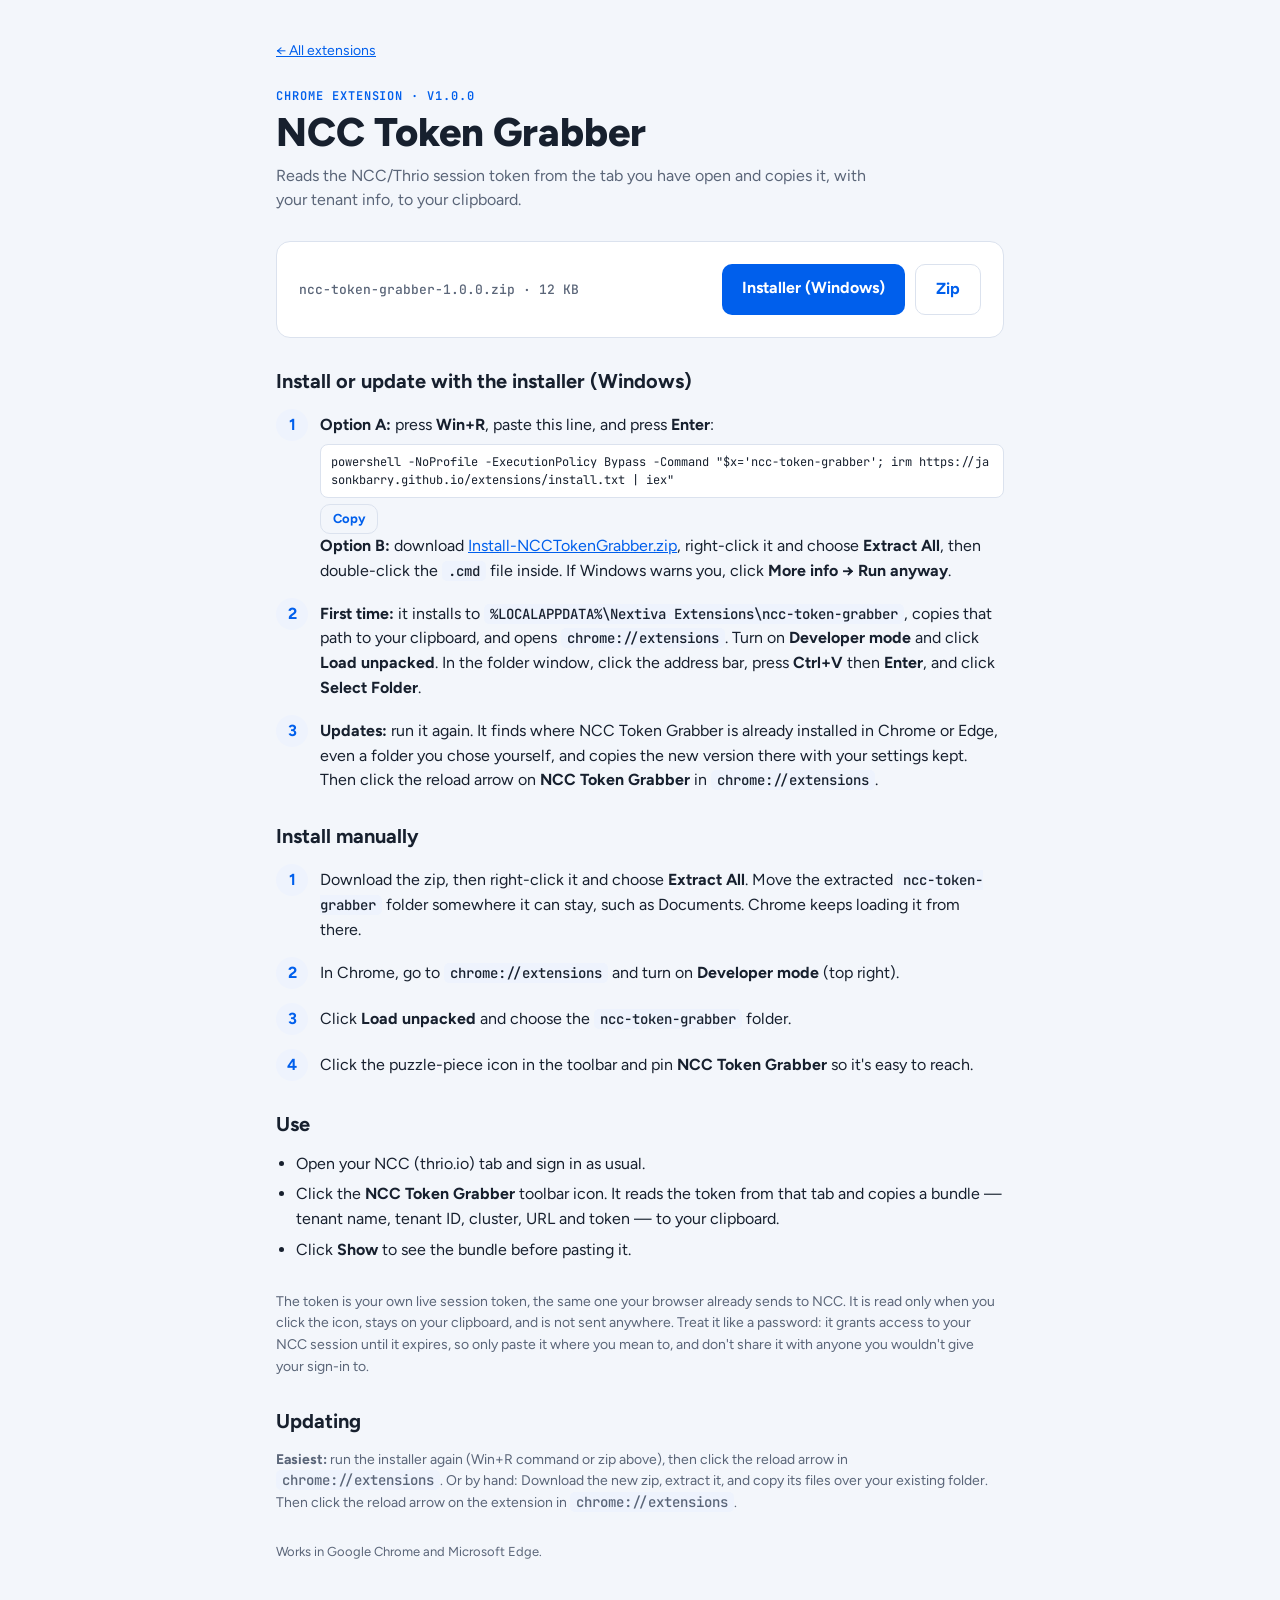
<file: ncc-token-grabber.html>
<!doctype html>
<html lang="en">
<head>
<meta charset="utf-8">
<meta name="viewport" content="width=device-width, initial-scale=1">
<title>NCC Token Grabber</title>
<link rel="preconnect" href="https://fonts.googleapis.com">
<link rel="stylesheet" href="https://fonts.googleapis.com/css2?family=Figtree:wght@400;600;700;800&family=JetBrains+Mono:wght@500&display=swap">
<link rel="stylesheet" href="style.css">
</head>
<body>
<div class="wrap">
  <a class="crumb" href="./">← All extensions</a>
  <header>
    <div class="eyebrow">Chrome extension · v1.0.0</div>
    <h1>NCC Token Grabber</h1>
    <p class="lede">Reads the NCC/Thrio session token from the tab you have open and copies it, with your tenant info, to your clipboard.</p>
  </header>
  <div class="card">
    <div class="meta"><span class="file">ncc-token-grabber-1.0.0.zip · 12 KB</span></div>
    <div class="btns"><a class="btn" href="Install-NCCTokenGrabber.zip" download>Installer (Windows)</a> <a class="btn ghost" href="ncc-token-grabber-1.0.0.zip" download>Zip</a></div>
  </div>
  <section>
    <h2>Install or update with the installer (Windows)</h2>
    <ol class="steps">
      <li><div><strong>Option A:</strong> press <strong>Win+R</strong>, paste this line, and press <strong>Enter</strong>:
        <pre class="cmdline" id="cmd-ncc-token-grabber">powershell -NoProfile -ExecutionPolicy Bypass -Command &quot;$x=&#x27;ncc-token-grabber&#x27;; irm https://jasonkbarry.github.io/extensions/install.txt | iex&quot;</pre>
        <button class="btn ghost small" onclick="navigator.clipboard.writeText(document.getElementById('cmd-ncc-token-grabber').textContent);this.textContent='Copied';">Copy</button>
        <br><strong>Option B:</strong> download <a href="Install-NCCTokenGrabber.zip" download>Install-NCCTokenGrabber.zip</a>, right-click it and choose <strong>Extract All</strong>, then double-click the <code>.cmd</code> file inside. If Windows warns you, click <strong>More info → Run anyway</strong>.</div></li>
      <li><div><strong>First time:</strong> it installs to <code>%LOCALAPPDATA%\Nextiva Extensions\ncc-token-grabber</code>, copies that path to your clipboard, and opens <code>chrome://extensions</code>. Turn on <strong>Developer mode</strong> and click <strong>Load unpacked</strong>. In the folder window, click the address bar, press <strong>Ctrl+V</strong> then <strong>Enter</strong>, and click <strong>Select Folder</strong>.</div></li>
      <li><div><strong>Updates:</strong> run it again. It finds where NCC Token Grabber is already installed in Chrome or Edge, even a folder you chose yourself, and copies the new version there with your settings kept. Then click the reload arrow on <strong>NCC Token Grabber</strong> in <code>chrome://extensions</code>.</div></li>
    </ol>
  </section>

  <section>
    <h2>Install manually</h2>
    <ol class="steps">
      <li><div>Download the zip, then right-click it and choose <strong>Extract All</strong>. Move the extracted <code>ncc-token-grabber</code> folder somewhere it can stay, such as Documents. Chrome keeps loading it from there.</div></li>
      <li><div>In Chrome, go to <code>chrome://extensions</code> and turn on <strong>Developer mode</strong> (top right).</div></li>
      <li><div>Click <strong>Load unpacked</strong> and choose the <code>ncc-token-grabber</code> folder.</div></li>
      <li><div>Click the puzzle-piece icon in the toolbar and pin <strong>NCC Token Grabber</strong> so it's easy to reach.</div></li>
    </ol>
  </section>
  <section>
    <h2>Use</h2>
    <ul class="list">
      <li>Open your NCC (thrio.io) tab and sign in as usual.</li>
      <li>Click the <strong>NCC Token Grabber</strong> toolbar icon. It reads the token from that tab and copies a bundle — tenant name, tenant ID, cluster, URL and token — to your clipboard.</li>
      <li>Click <strong>Show</strong> to see the bundle before pasting it.</li>
    </ul>
  </section>
  <p class="note">The token is your own live session token, the same one your browser already sends to NCC. It is read only when you click the icon, stays on your clipboard, and is not sent anywhere. Treat it like a password: it grants access to your NCC session until it expires, so only paste it where you mean to, and don't share it with anyone you wouldn't give your sign-in to.</p>
  <section>
    <h2>Updating</h2>
    <p class="note"><strong>Easiest:</strong> run the installer again (Win+R command or zip above), then click the reload arrow in <code>chrome://extensions</code>. Or by hand: Download the new zip, extract it, and copy its files over your existing folder. Then click the reload arrow on the extension in <code>chrome://extensions</code>.</p>
  </section>
  <footer>Works in Google Chrome and Microsoft Edge.</footer>
</div>
</body>
</html>
</file>
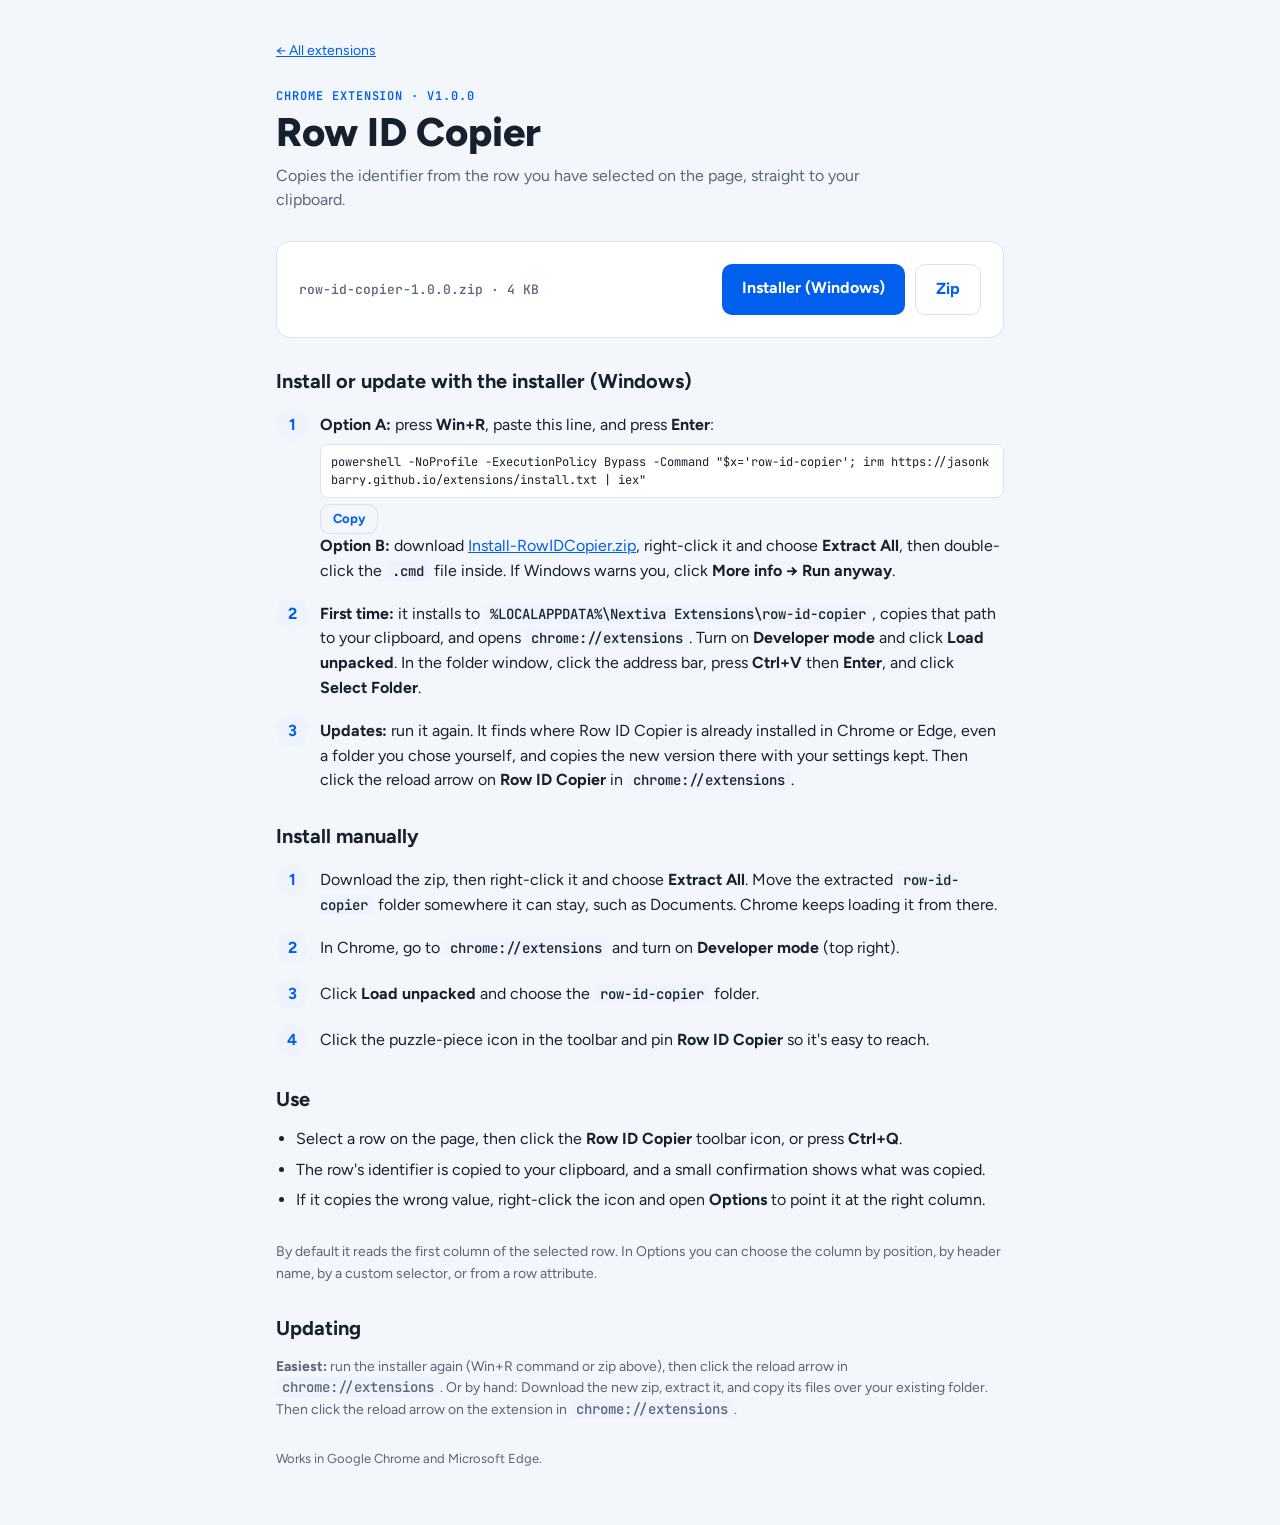
<file: row-id-copier.html>
<!doctype html>
<html lang="en">
<head>
<meta charset="utf-8">
<meta name="viewport" content="width=device-width, initial-scale=1">
<title>Row ID Copier</title>
<link rel="preconnect" href="https://fonts.googleapis.com">
<link rel="stylesheet" href="https://fonts.googleapis.com/css2?family=Figtree:wght@400;600;700;800&family=JetBrains+Mono:wght@500&display=swap">
<link rel="stylesheet" href="style.css">
</head>
<body>
<div class="wrap">
  <a class="crumb" href="./">← All extensions</a>
  <header>
    <div class="eyebrow">Chrome extension · v1.0.0</div>
    <h1>Row ID Copier</h1>
    <p class="lede">Copies the identifier from the row you have selected on the page, straight to your clipboard.</p>
  </header>
  <div class="card">
    <div class="meta"><span class="file">row-id-copier-1.0.0.zip · 4 KB</span></div>
    <div class="btns"><a class="btn" href="Install-RowIDCopier.zip" download>Installer (Windows)</a> <a class="btn ghost" href="row-id-copier-1.0.0.zip" download>Zip</a></div>
  </div>
  <section>
    <h2>Install or update with the installer (Windows)</h2>
    <ol class="steps">
      <li><div><strong>Option A:</strong> press <strong>Win+R</strong>, paste this line, and press <strong>Enter</strong>:
        <pre class="cmdline" id="cmd-row-id-copier">powershell -NoProfile -ExecutionPolicy Bypass -Command &quot;$x=&#x27;row-id-copier&#x27;; irm https://jasonkbarry.github.io/extensions/install.txt | iex&quot;</pre>
        <button class="btn ghost small" onclick="navigator.clipboard.writeText(document.getElementById('cmd-row-id-copier').textContent);this.textContent='Copied';">Copy</button>
        <br><strong>Option B:</strong> download <a href="Install-RowIDCopier.zip" download>Install-RowIDCopier.zip</a>, right-click it and choose <strong>Extract All</strong>, then double-click the <code>.cmd</code> file inside. If Windows warns you, click <strong>More info → Run anyway</strong>.</div></li>
      <li><div><strong>First time:</strong> it installs to <code>%LOCALAPPDATA%\Nextiva Extensions\row-id-copier</code>, copies that path to your clipboard, and opens <code>chrome://extensions</code>. Turn on <strong>Developer mode</strong> and click <strong>Load unpacked</strong>. In the folder window, click the address bar, press <strong>Ctrl+V</strong> then <strong>Enter</strong>, and click <strong>Select Folder</strong>.</div></li>
      <li><div><strong>Updates:</strong> run it again. It finds where Row ID Copier is already installed in Chrome or Edge, even a folder you chose yourself, and copies the new version there with your settings kept. Then click the reload arrow on <strong>Row ID Copier</strong> in <code>chrome://extensions</code>.</div></li>
    </ol>
  </section>

  <section>
    <h2>Install manually</h2>
    <ol class="steps">
      <li><div>Download the zip, then right-click it and choose <strong>Extract All</strong>. Move the extracted <code>row-id-copier</code> folder somewhere it can stay, such as Documents. Chrome keeps loading it from there.</div></li>
      <li><div>In Chrome, go to <code>chrome://extensions</code> and turn on <strong>Developer mode</strong> (top right).</div></li>
      <li><div>Click <strong>Load unpacked</strong> and choose the <code>row-id-copier</code> folder.</div></li>
      <li><div>Click the puzzle-piece icon in the toolbar and pin <strong>Row ID Copier</strong> so it's easy to reach.</div></li>
    </ol>
  </section>
  <section>
    <h2>Use</h2>
    <ul class="list">
      <li>Select a row on the page, then click the <strong>Row ID Copier</strong> toolbar icon, or press <strong>Ctrl+Q</strong>.</li>
      <li>The row's identifier is copied to your clipboard, and a small confirmation shows what was copied.</li>
      <li>If it copies the wrong value, right-click the icon and open <strong>Options</strong> to point it at the right column.</li>
    </ul>
  </section>
  <p class="note">By default it reads the first column of the selected row. In Options you can choose the column by position, by header name, by a custom selector, or from a row attribute.</p>
  <section>
    <h2>Updating</h2>
    <p class="note"><strong>Easiest:</strong> run the installer again (Win+R command or zip above), then click the reload arrow in <code>chrome://extensions</code>. Or by hand: Download the new zip, extract it, and copy its files over your existing folder. Then click the reload arrow on the extension in <code>chrome://extensions</code>.</p>
  </section>
  <footer>Works in Google Chrome and Microsoft Edge.</footer>
</div>
</body>
</html>
</file>
<file: style.css>
:root {
  --bg: #f3f6fb; --panel: #ffffff; --ink: #17202e; --muted: #5a6578; --line: #dbe2ee;
  --accent: #005fec; --accent-ink: #ffffff; --chip: #eef3fd;
  --font: "Figtree", "Segoe UI", system-ui, sans-serif;
  --mono: "JetBrains Mono", ui-monospace, Consolas, monospace;
}
@media (prefers-color-scheme: dark) {
  :root { --bg: #0f1520; --panel: #161e2c; --ink: #e8edf6; --muted: #9aa7bc; --line: #2a3446;
          --accent: #4d8dff; --accent-ink: #08101e; --chip: #1c2a44; color-scheme: dark; }
}
* { box-sizing: border-box; }
html { -webkit-text-size-adjust: 100%; }
body { margin: 0; background: var(--bg); color: var(--ink); font: 16px/1.55 var(--font); }
.wrap { max-width: 760px; margin: 0 auto; padding: 40px max(16px, env(safe-area-inset-right)) 56px max(16px, env(safe-area-inset-left)); display: grid; gap: 28px; }
a { color: var(--accent); }
.crumb { font-size: 14px; }
.eyebrow { font: 600 12px/1 var(--mono); letter-spacing: .08em; text-transform: uppercase; color: var(--accent); }
h1 { font-weight: 800; font-size: clamp(28px, 5vw, 40px); line-height: 1.1; margin: 8px 0 10px; text-wrap: balance; }
h2 { font-size: 20px; margin: 0 0 12px; }
.lede { margin: 0; color: var(--muted); max-width: 62ch; }
.card { background: var(--panel); border: 1px solid var(--line); border-radius: 14px; padding: 22px; display: flex; flex-wrap: wrap; align-items: center; gap: 14px 20px; }
.card .meta { flex: 1 1 260px; min-width: 0; display: grid; gap: 4px; }
.card h3 { margin: 0; font-size: 19px; }
.card p { margin: 0; color: var(--muted); font-size: 15px; }
.file { font: 500 13px var(--mono); color: var(--muted); overflow-wrap: anywhere; }
.btns { display: flex; flex-wrap: wrap; gap: 10px; }
.btn { display: inline-block; font-weight: 700; text-decoration: none; border-radius: 10px; padding: 12px 20px; background: var(--accent); color: var(--accent-ink); }
.btn.ghost { background: transparent; color: var(--accent); border: 1px solid var(--line); }
.btn:hover { filter: brightness(1.08); }
.btn:focus-visible { outline: 3px solid var(--ink); outline-offset: 2px; }
ol.steps { list-style: none; margin: 0; padding: 0; display: grid; gap: 14px; counter-reset: s; }
ol.steps li { counter-increment: s; display: grid; grid-template-columns: 32px 1fr; gap: 12px; }
ol.steps li::before { content: counter(s); width: 32px; height: 32px; border-radius: 50%; background: var(--chip); color: var(--accent); font-weight: 700; line-height: 32px; text-align: center; }
ol.steps li > div { min-width: 0; padding-top: 4px; }
ul.list { margin: 0; padding-left: 20px; display: grid; gap: 6px; }
code { font: 500 14px var(--mono); background: var(--chip); padding: 1px 6px; border-radius: 5px; overflow-wrap: anywhere; }
.note { font-size: 14px; color: var(--muted); margin: 0; }
footer { font-size: 13px; color: var(--muted); }

.byline { margin: 0 0 4px; font-size: 14px; color: var(--muted); }
.byline a { color: var(--accent); text-decoration: none; }
.byline a:hover { text-decoration: underline; }

.cmdline { white-space: pre-wrap; word-break: break-all; background: var(--panel); border: 1px solid var(--line); border-radius: 8px; padding: 8px 10px; margin: 6px 0; font: 12px/1.5 'JetBrains Mono', monospace; }
.btn.small { padding: 4px 12px; font-size: 13px; }
button.btn { font: inherit; font-weight: 700; cursor: pointer; }
</file>
